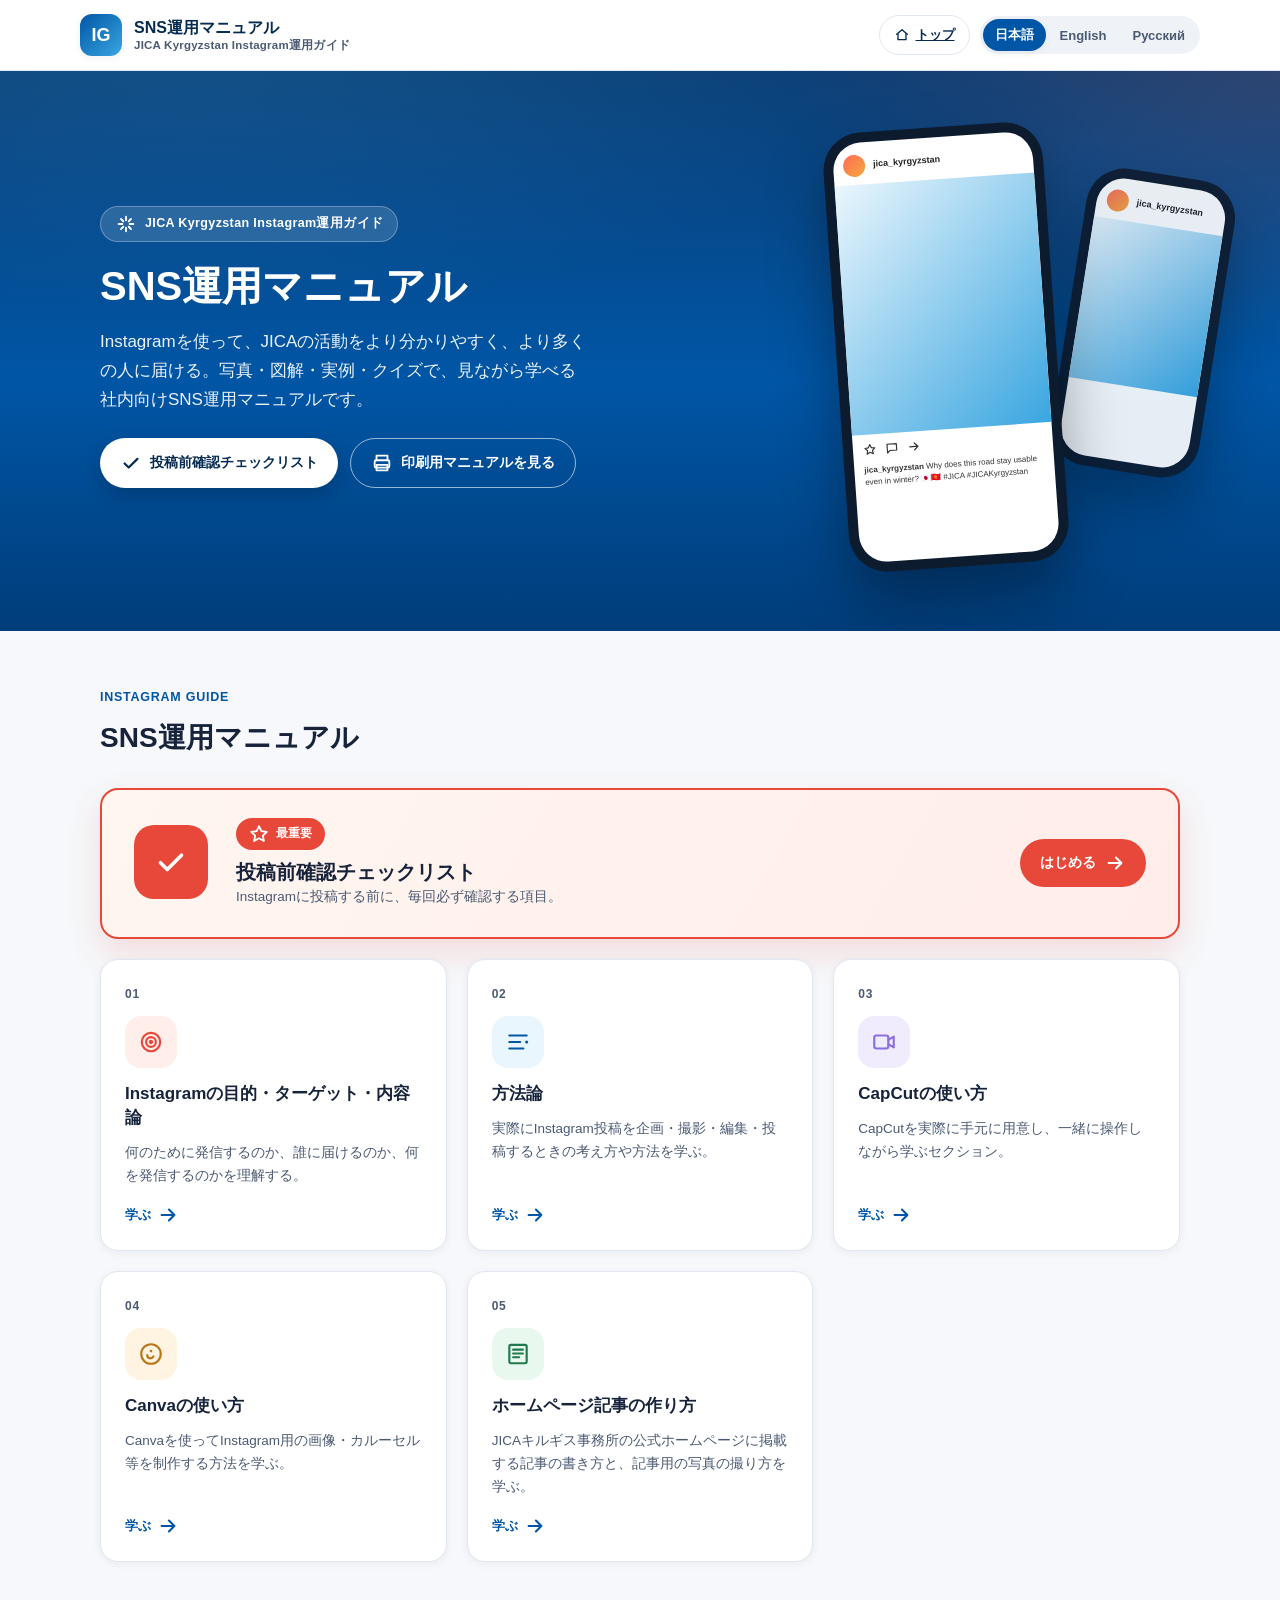
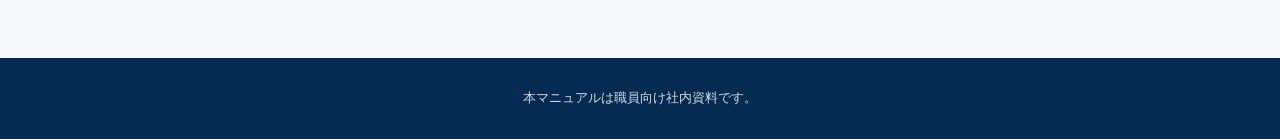
<file: index.html>
<!doctype html>
<html lang="ja">
<head>
<meta charset="utf-8">
<meta name="viewport" content="width=device-width, initial-scale=1">
<title>SNS運用マニュアル | JICA Kyrgyzstan Instagram Guide</title>
<link rel="stylesheet" href="css/style.css">
</head>
<body>

<header class="site-header" id="site-header">
  <div class="bar container" style="padding-left:0;padding-right:0">
    <button class="brand" aria-label="Home">
      <div class="brand-mark">IG</div>
      <div class="brand-text">
        <span class="brand-title" id="brand-title">SNS運用マニュアル</span>
        <span class="brand-sub" id="brand-sub">JICA Kyrgyzstan</span>
      </div>
    </button>
    <div class="header-right">
      <a class="nav-home-btn" href="#home" id="nav-home-link"><span id="nav-home-text">トップ</span></a>
      <div class="lang-switch">
        <button class="lang-btn" data-lang="ja">日本語</button>
        <button class="lang-btn" data-lang="en">English</button>
        <button class="lang-btn" data-lang="ru">Русский</button>
      </div>
    </div>
  </div>
</header>

<main id="app"></main>

<footer class="site-footer">
  <div class="container">
    <div id="footer-note">本マニュアルは職員向け社内資料です。</div>
  </div>
</footer>

<script src="js/icons.js"></script>
<script src="js/blocks.js"></script>
<script src="js/content-ja.js"></script>
<script src="js/content-en.js"></script>
<script src="js/content-ru.js"></script>
<script src="js/quiz.js"></script>
<script src="js/checklist.js"></script>
<script src="js/app.js"></script>
<script>
  document.getElementById("nav-home-link").insertAdjacentHTML("afterbegin", window.ICONS.home.replace('<svg ','<svg class="icon" style="width:16px;height:16px" '));
  // keep footer note in sync with language
  (function(){
    var origRender = null;
    var footerObserver = setInterval(function(){
      if(window.App){
        clearInterval(footerObserver);
        var update = function(){
          document.getElementById("footer-note").textContent = window.App.getContent().ui.footerNote;
        };
        update();
        window.addEventListener("hashchange", update);
        document.querySelectorAll(".lang-btn").forEach(function(b){ b.addEventListener("click", function(){ setTimeout(update, 0); }); });
      }
    }, 50);
  })();
</script>
</body>
</html>
</file>
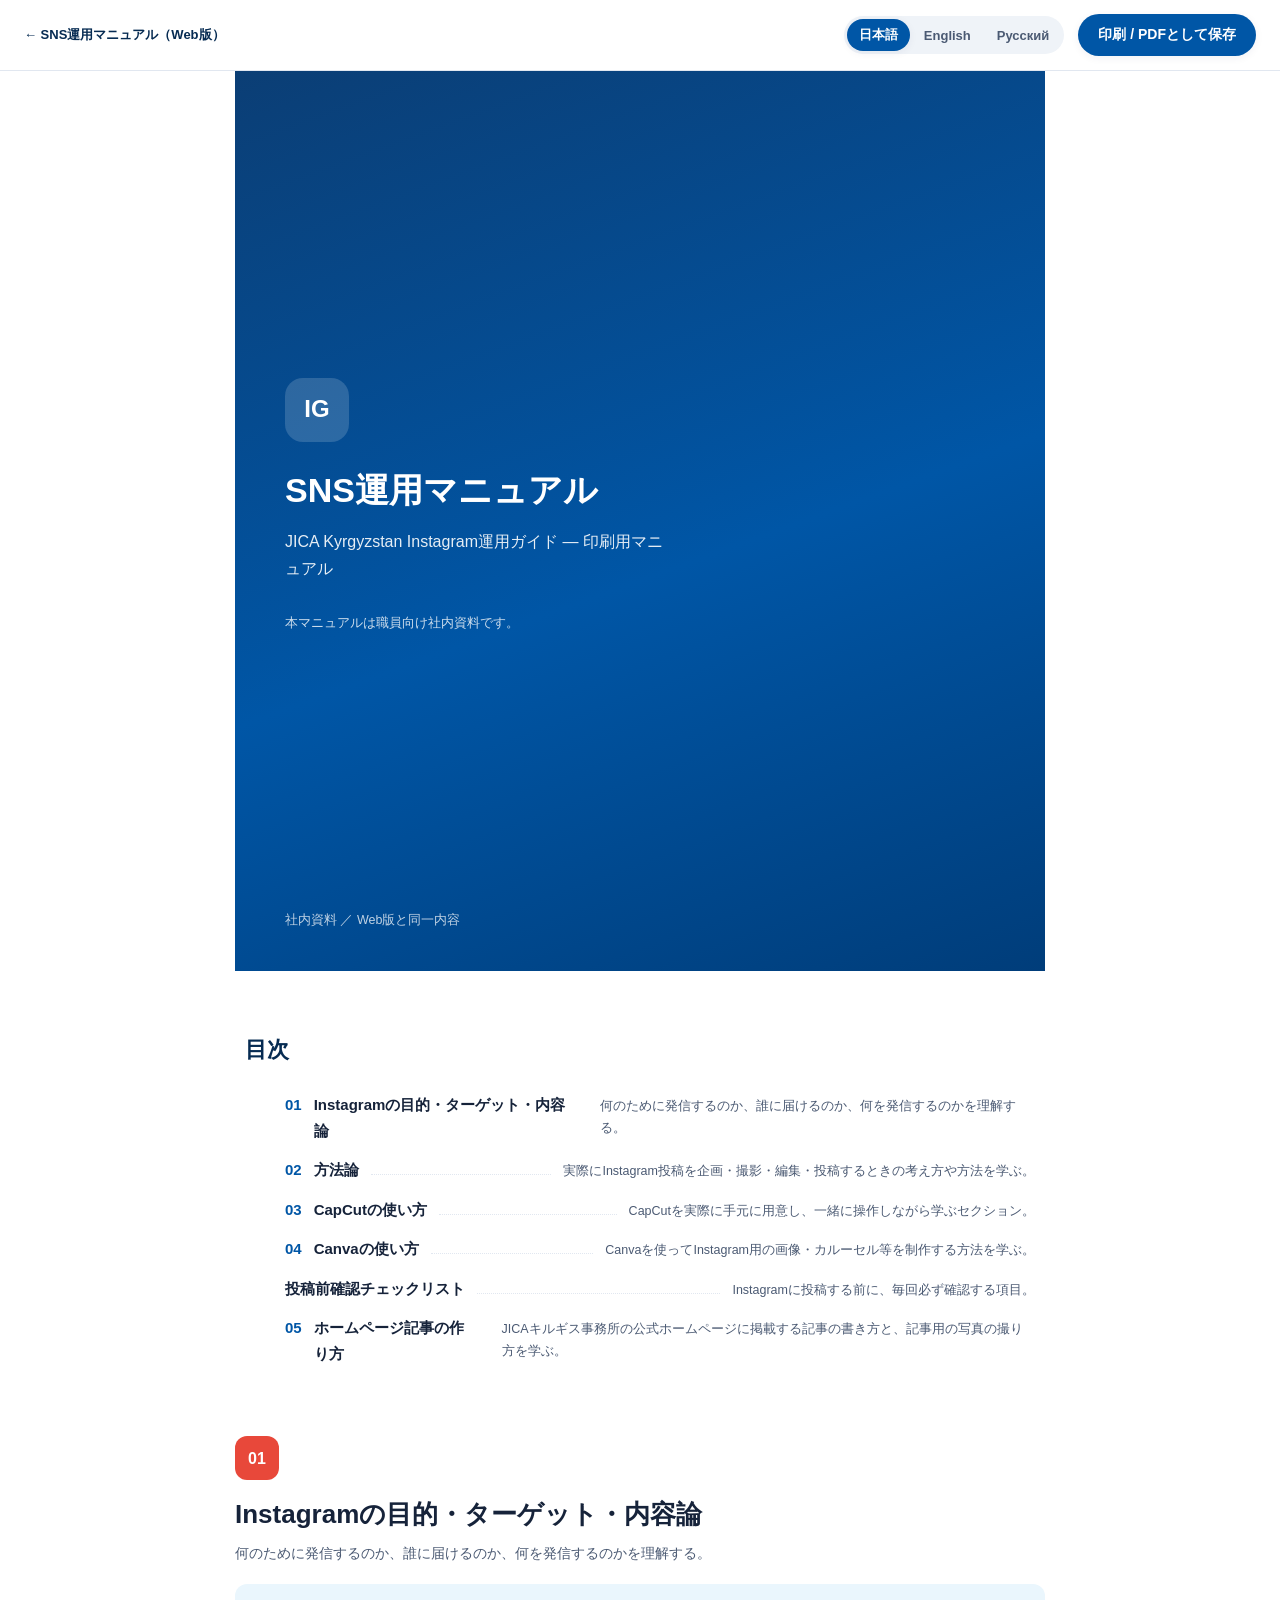
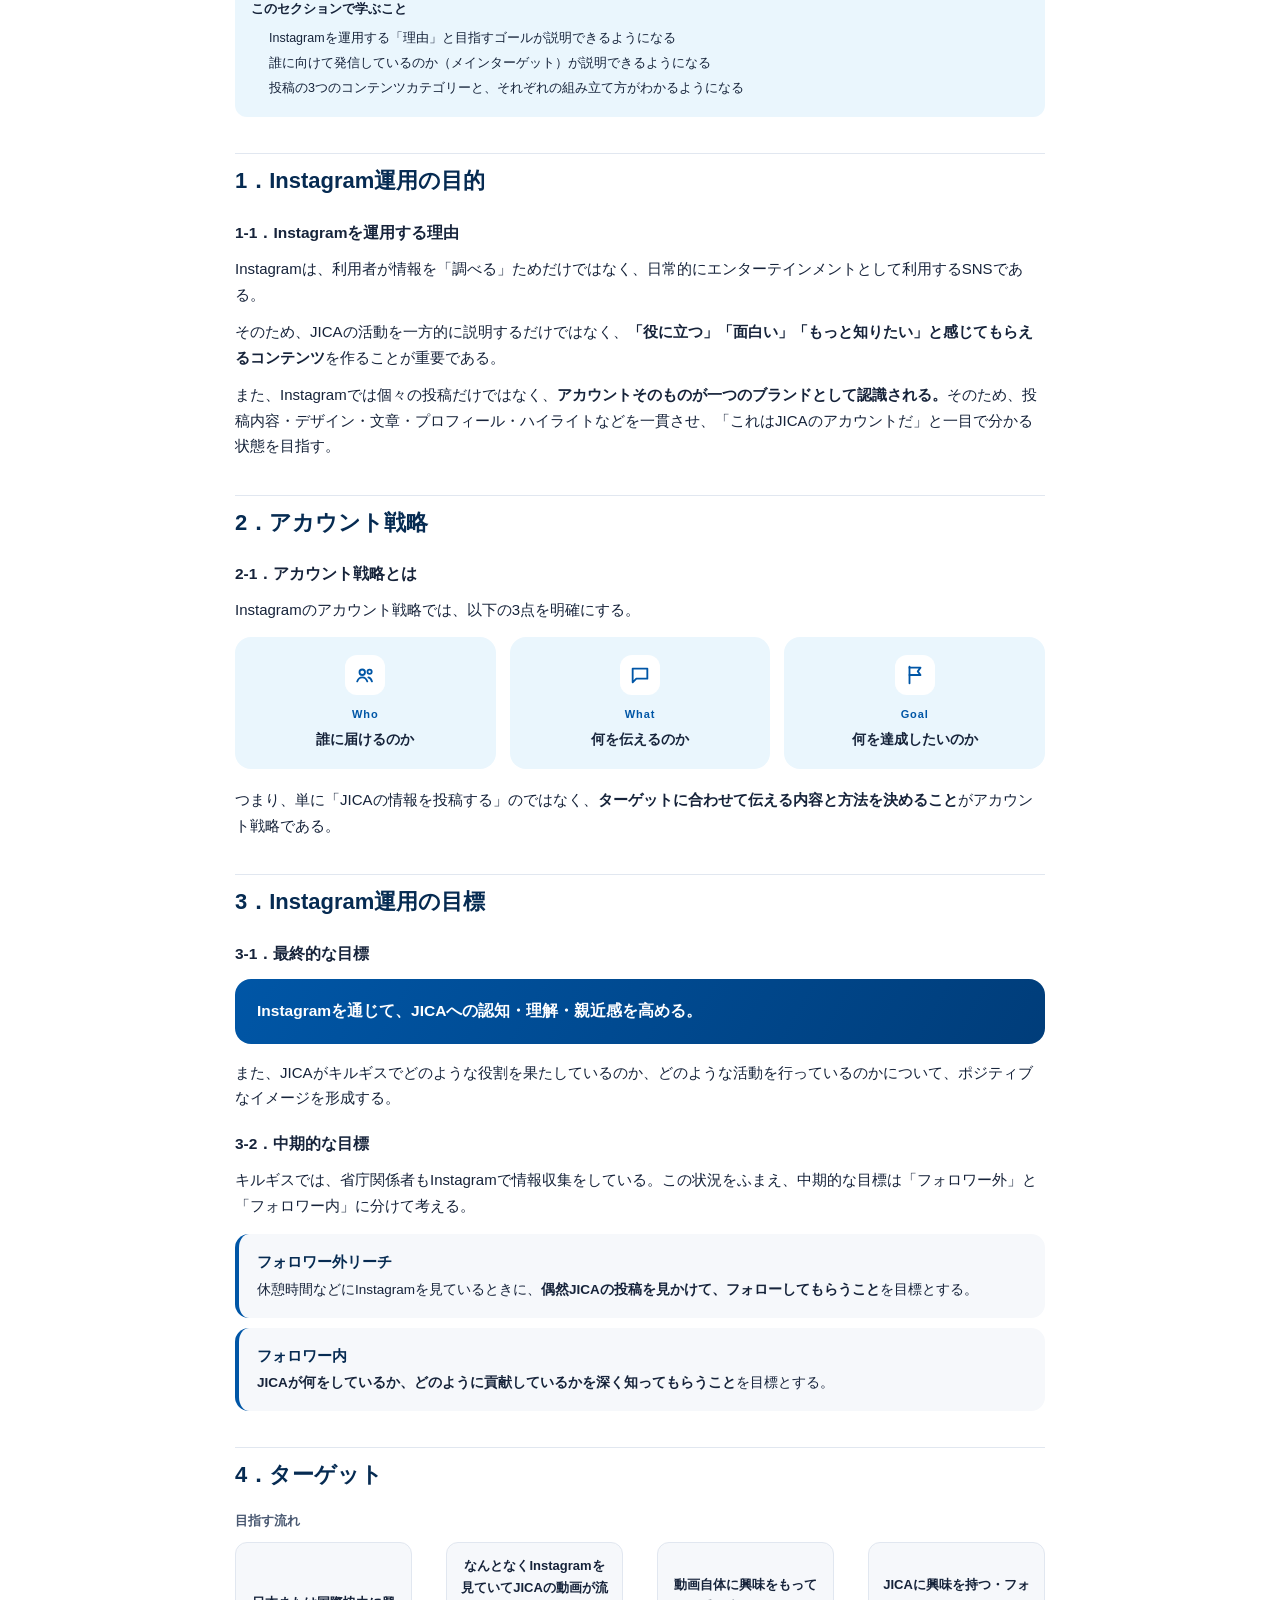
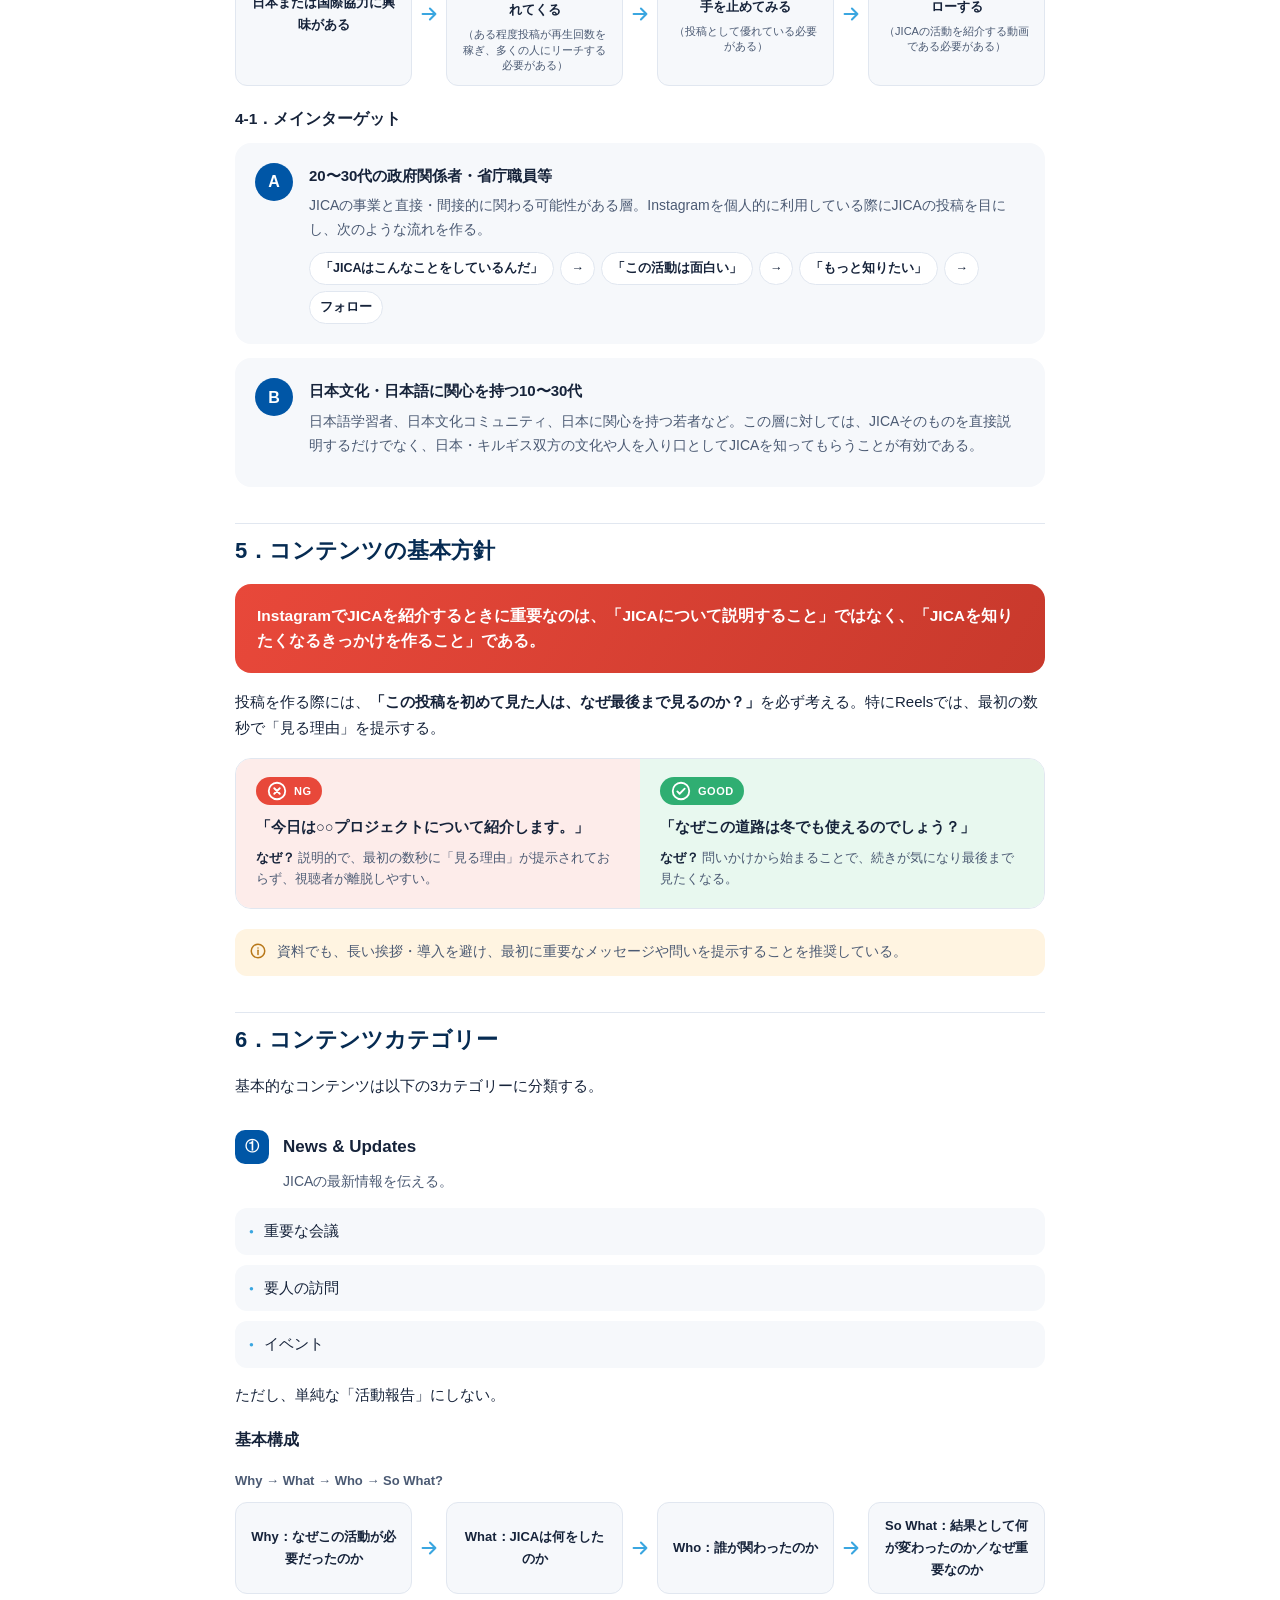
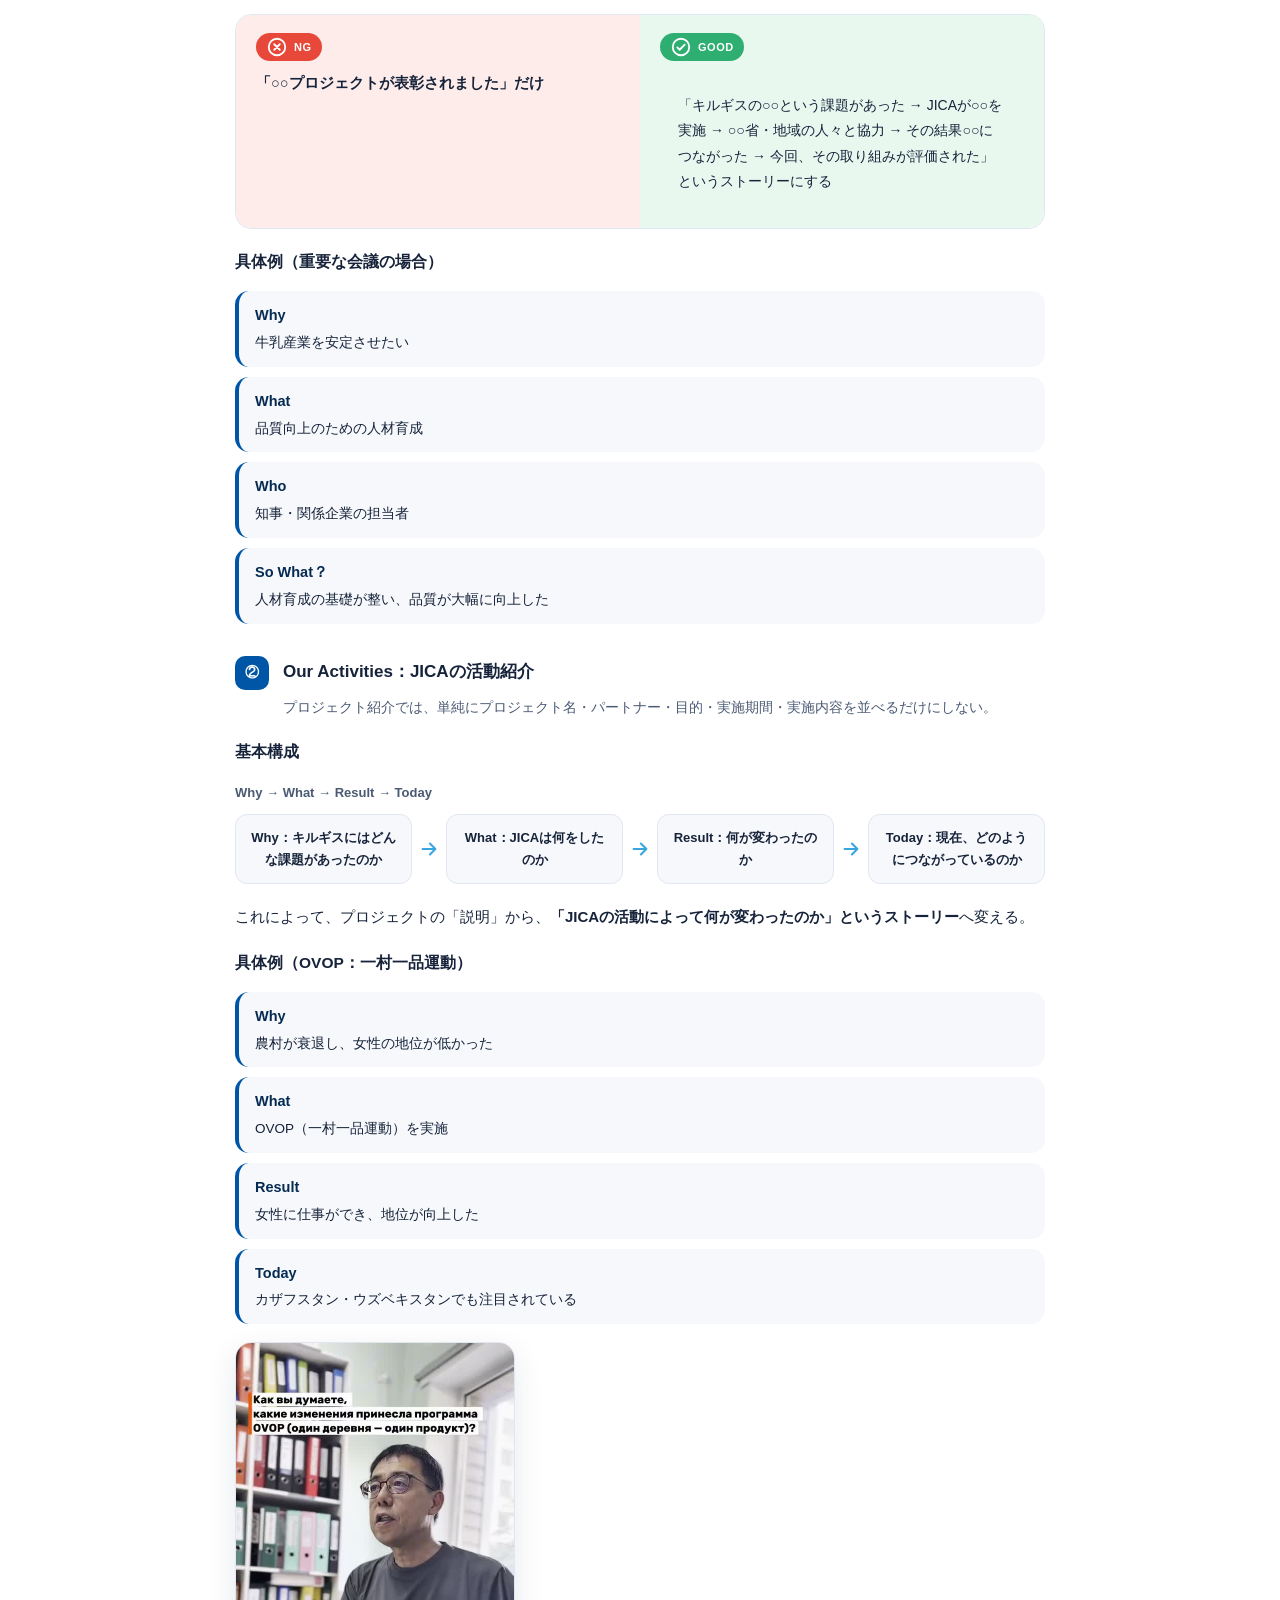
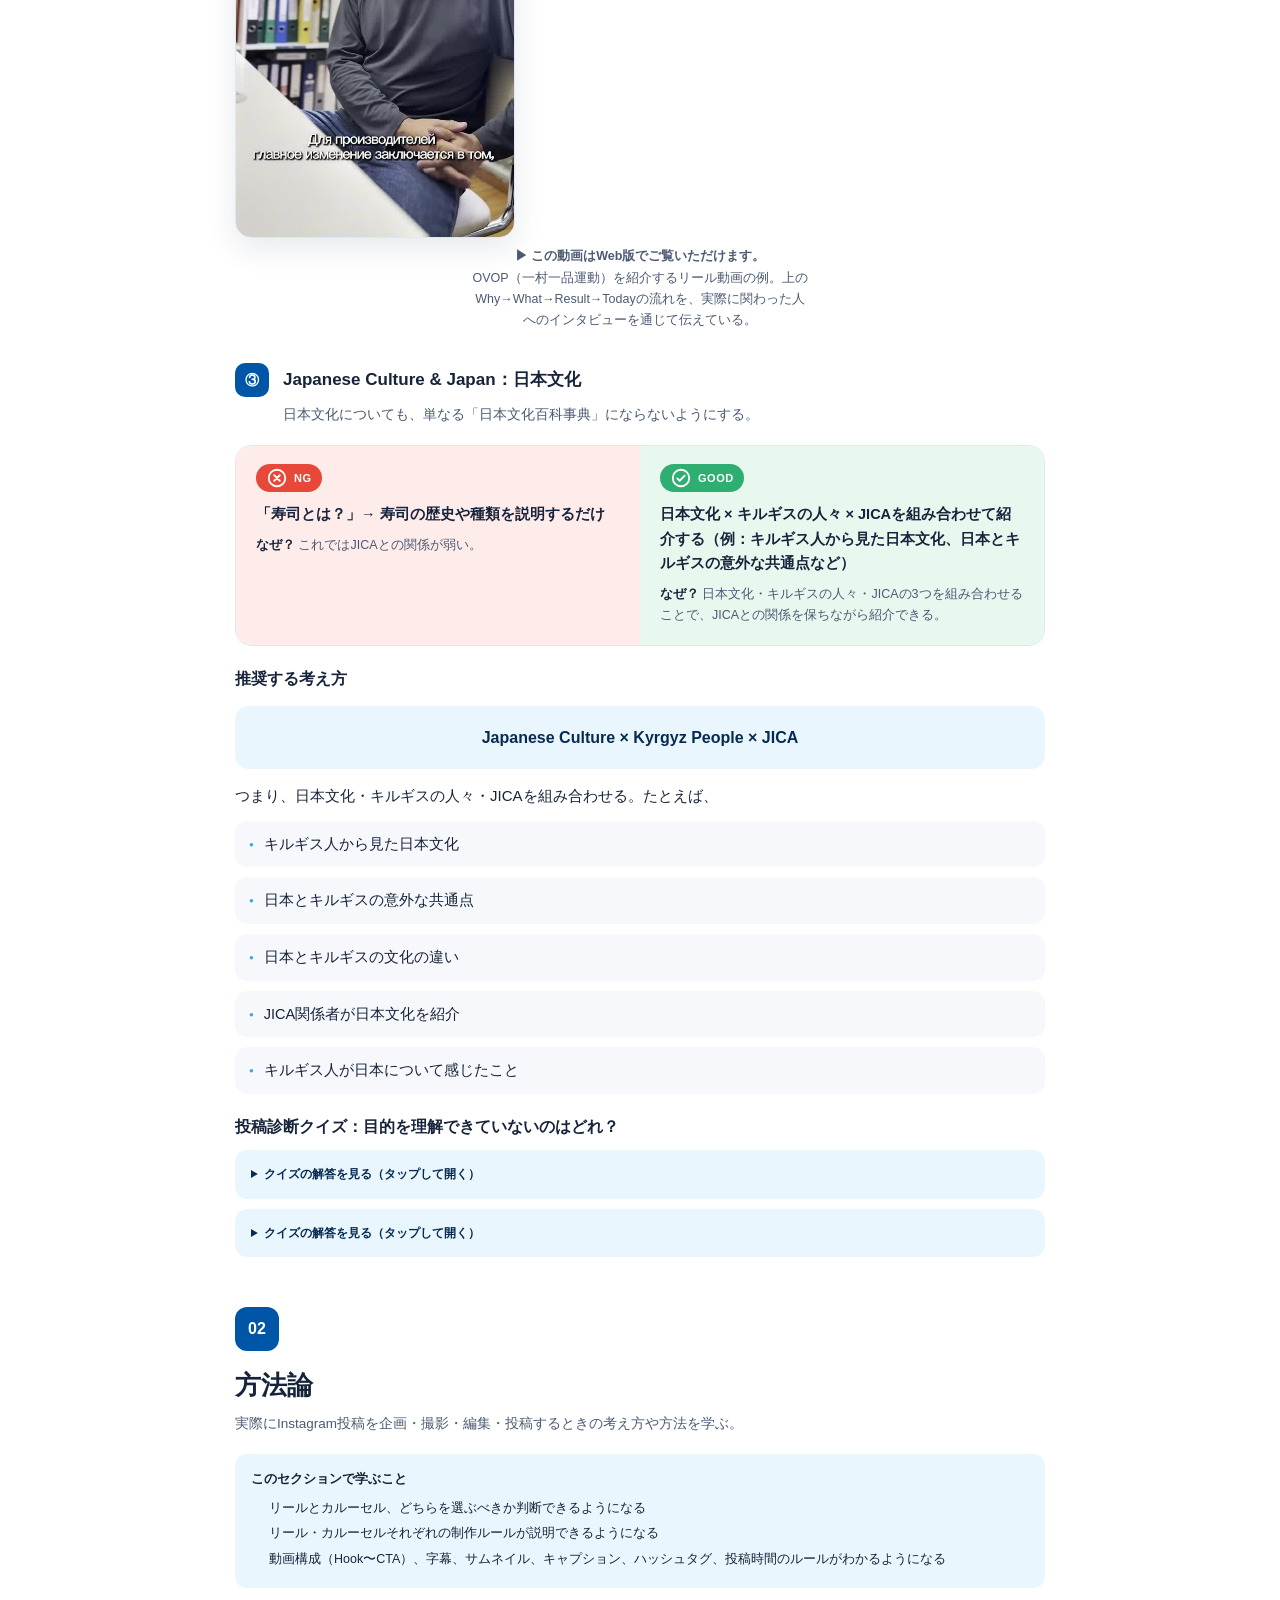
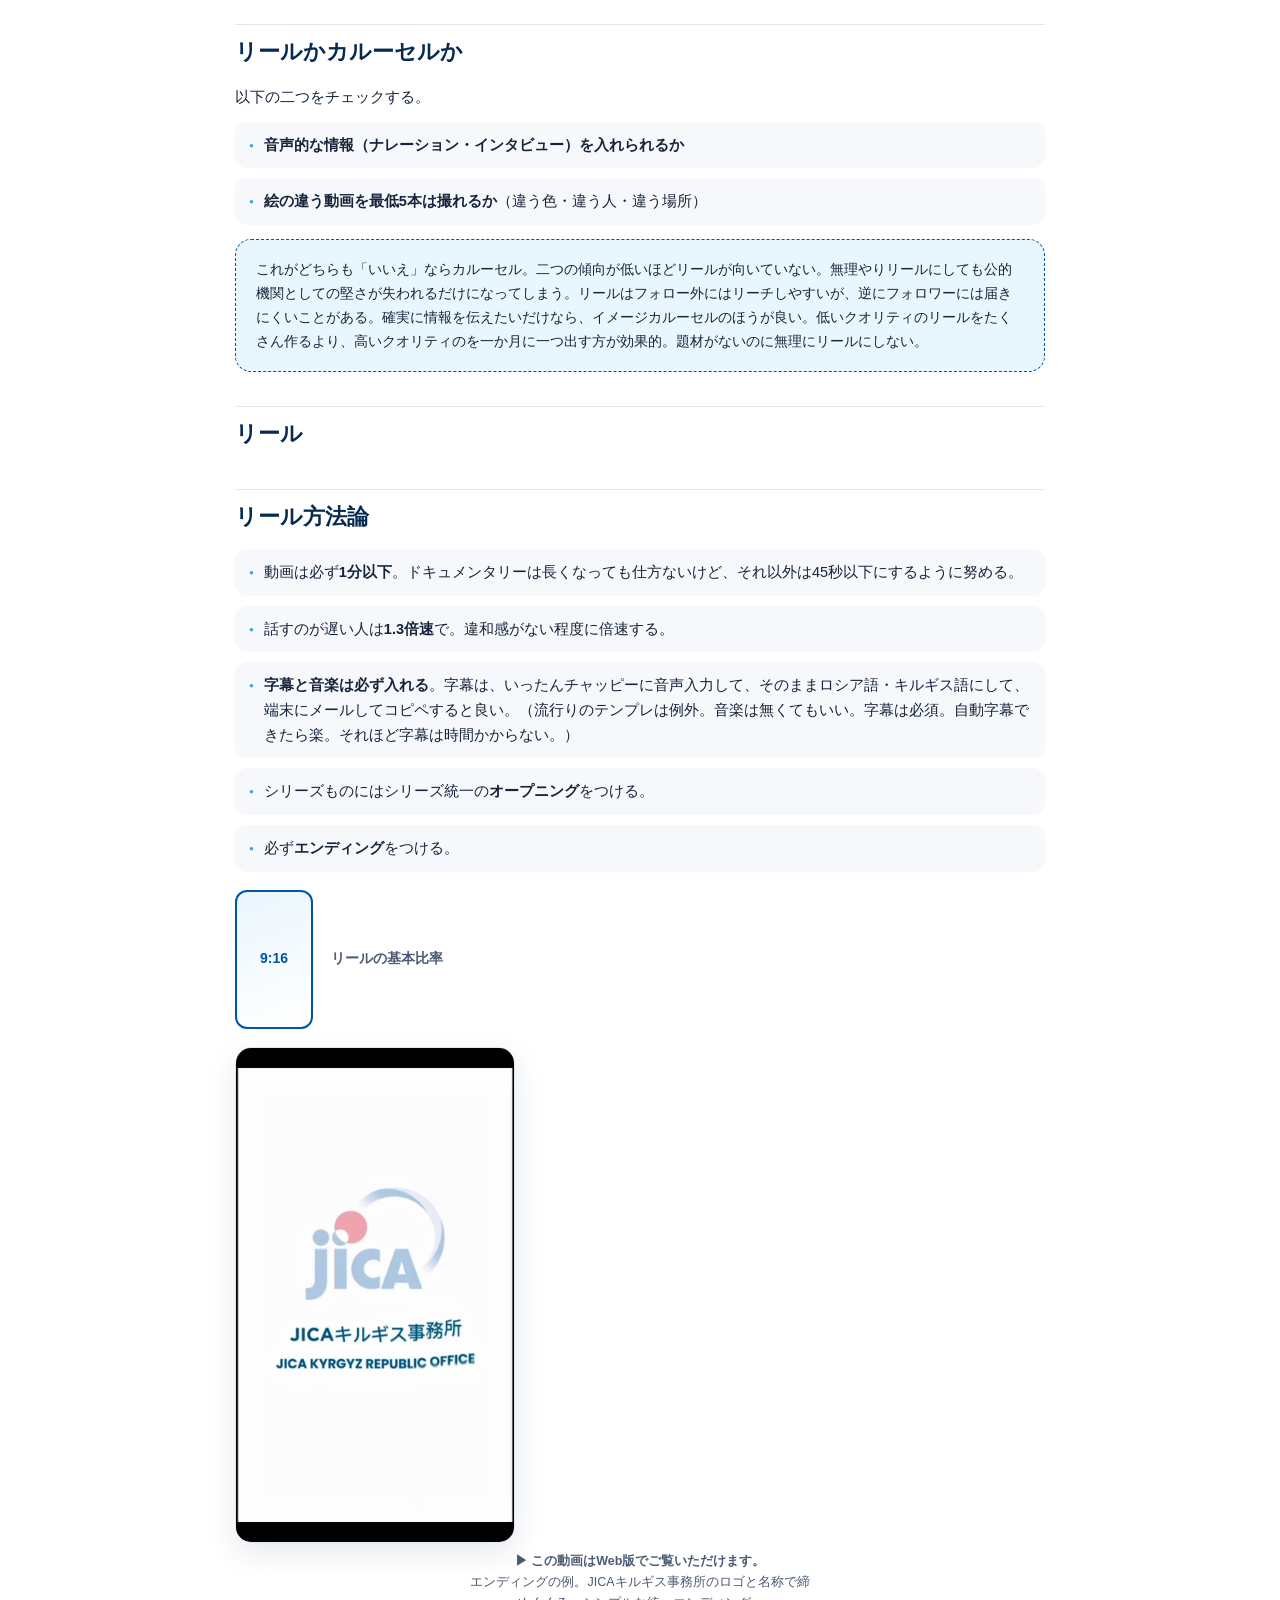
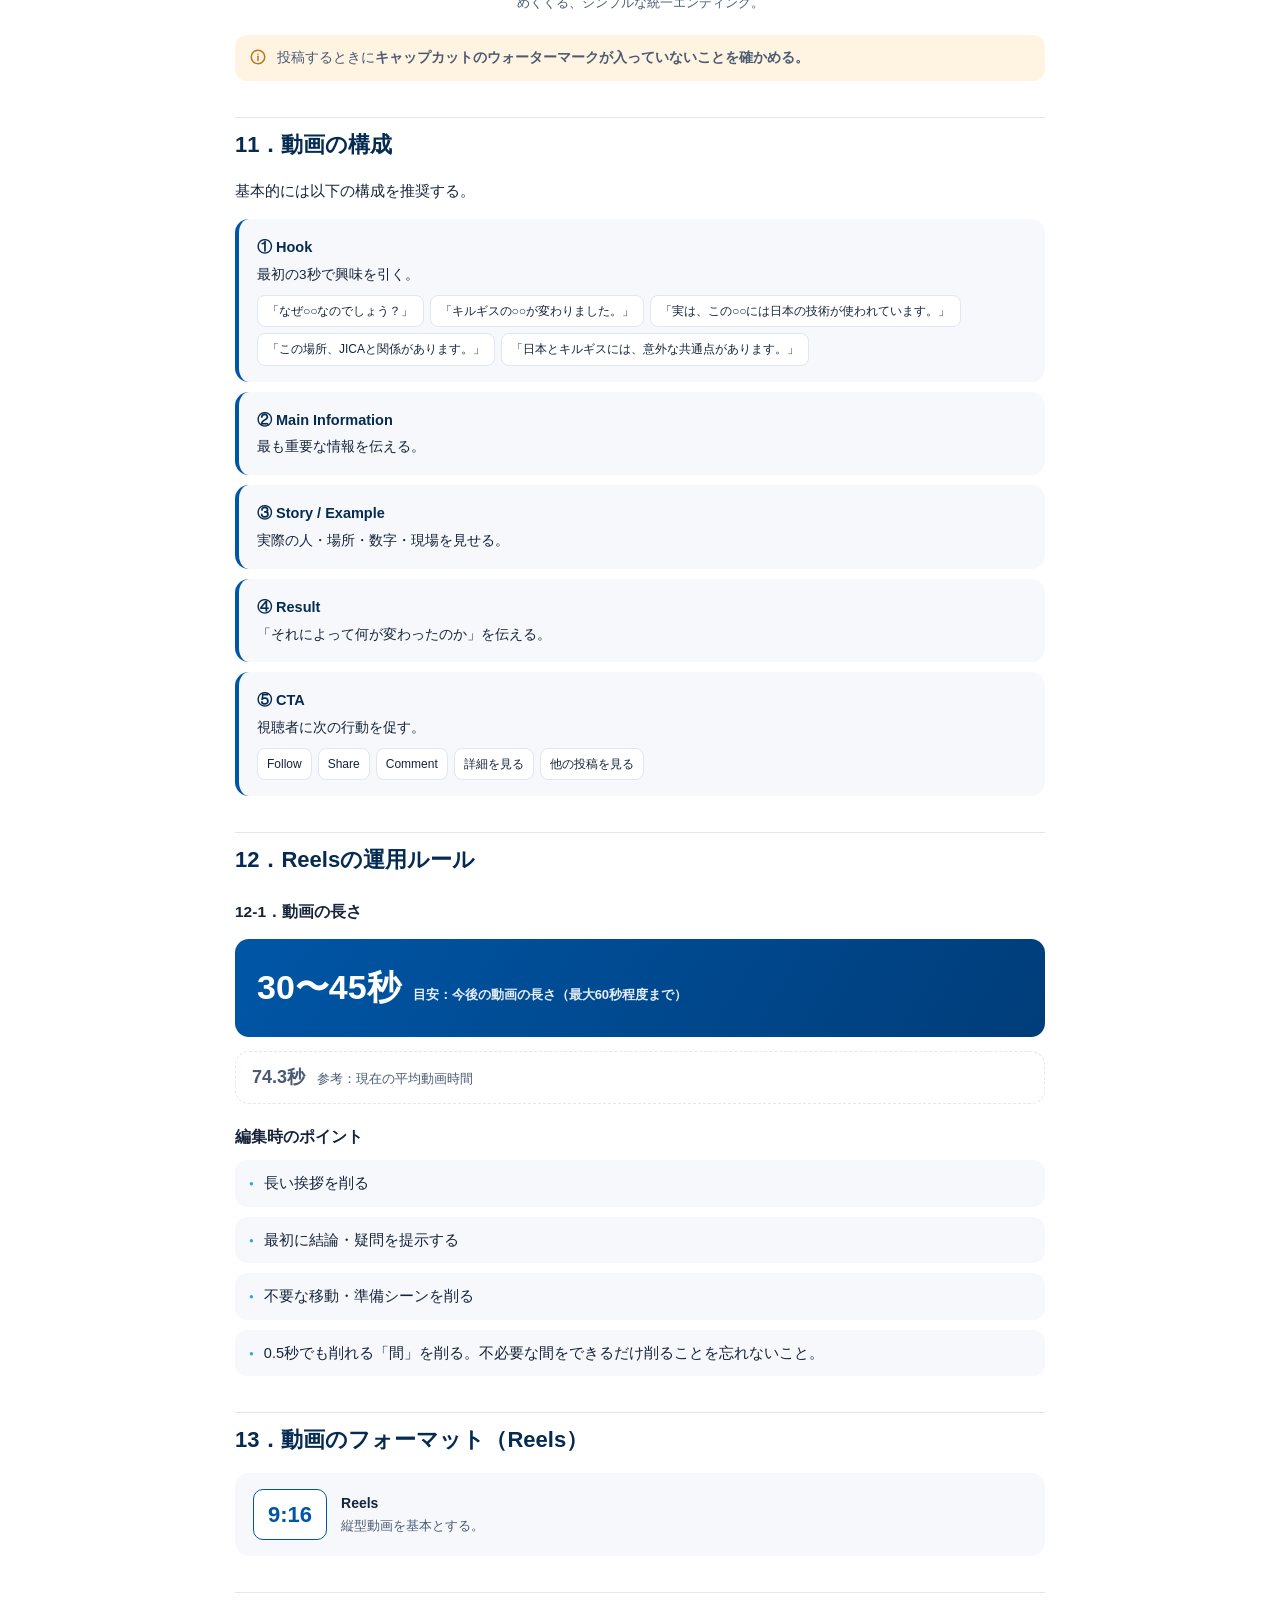
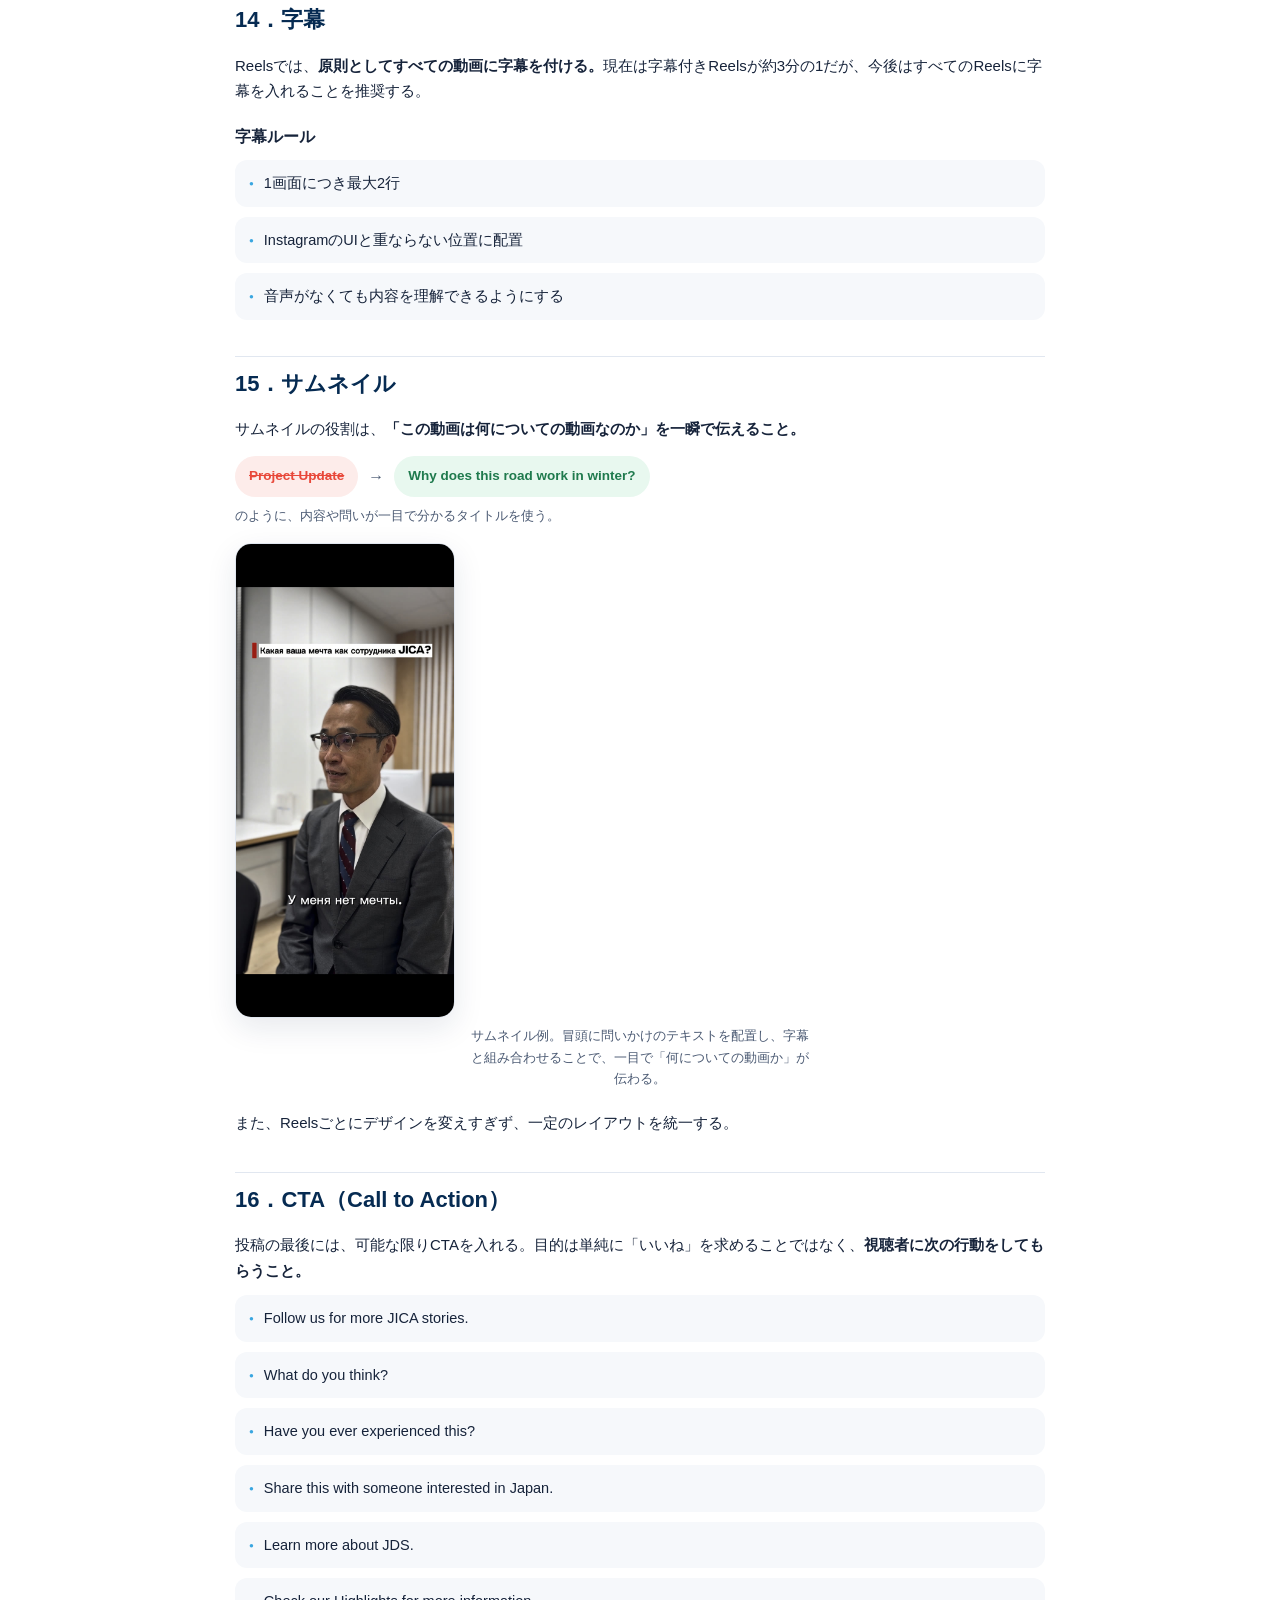
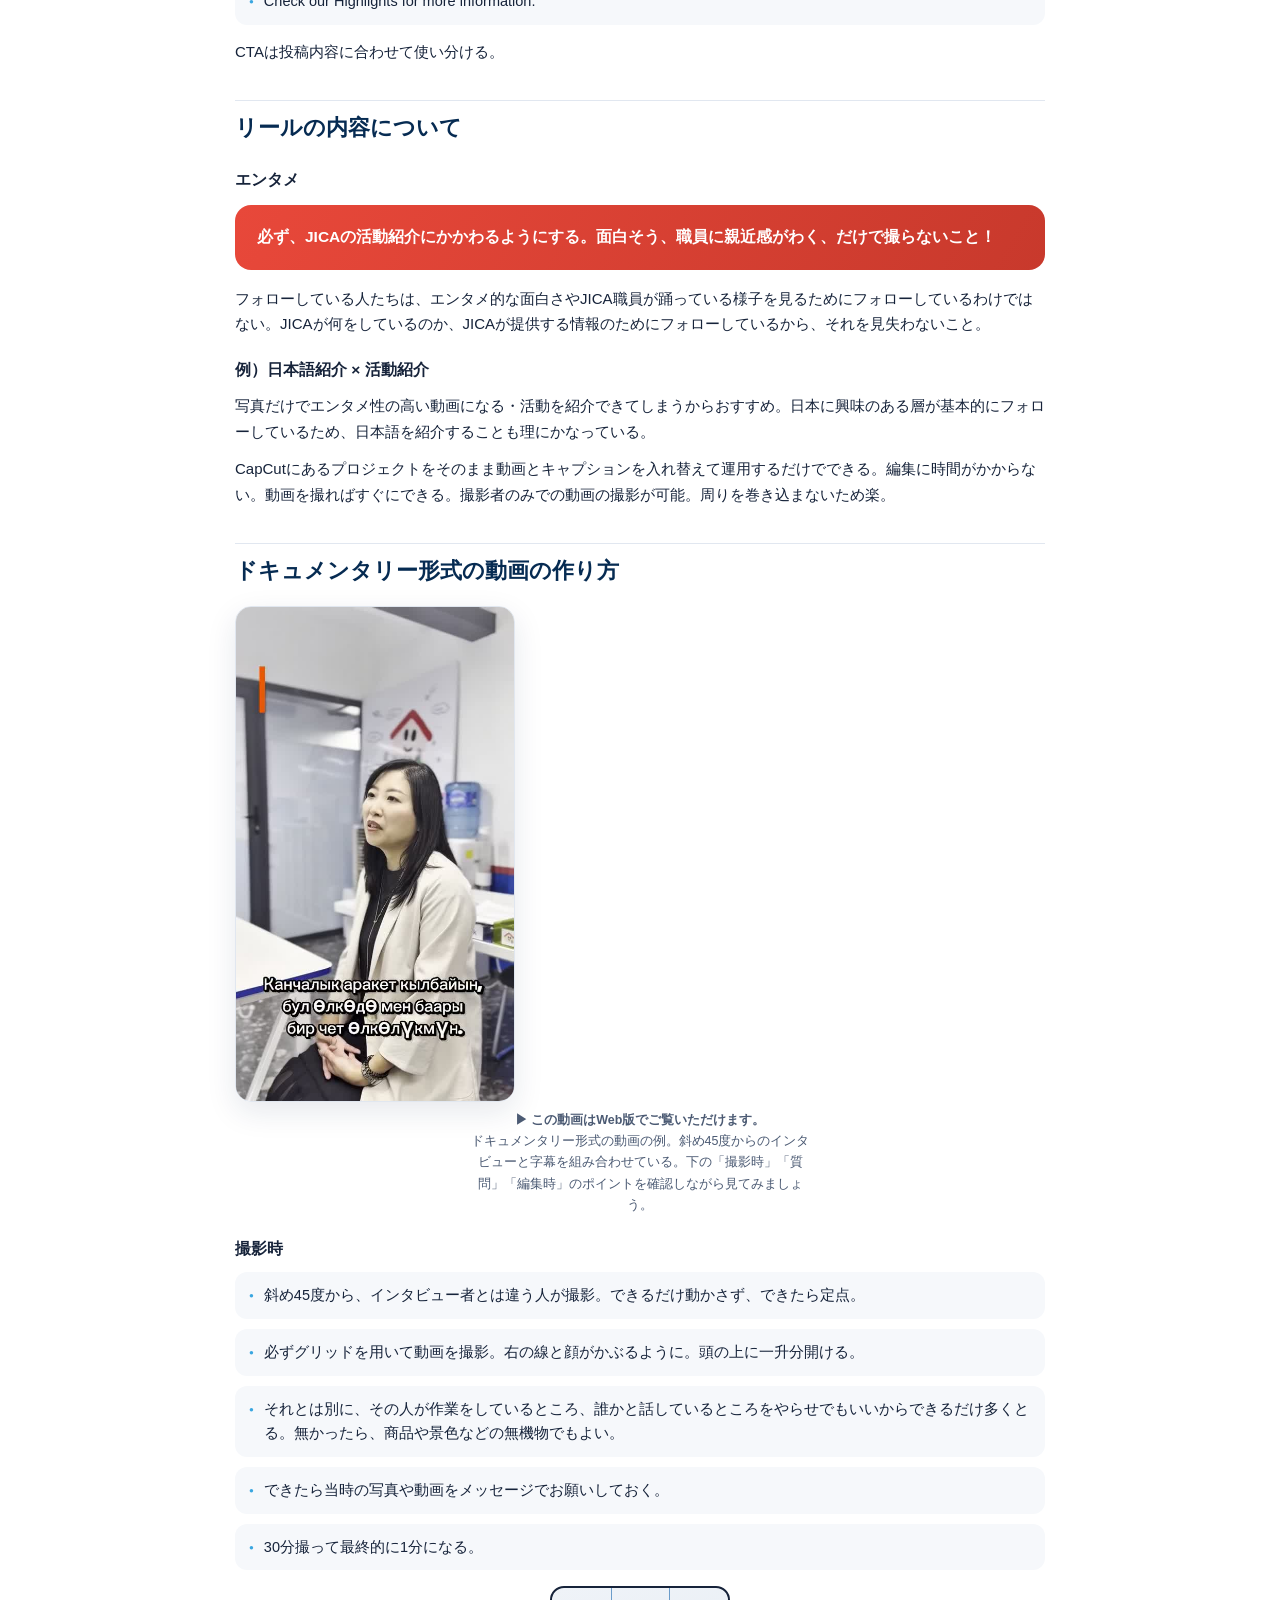
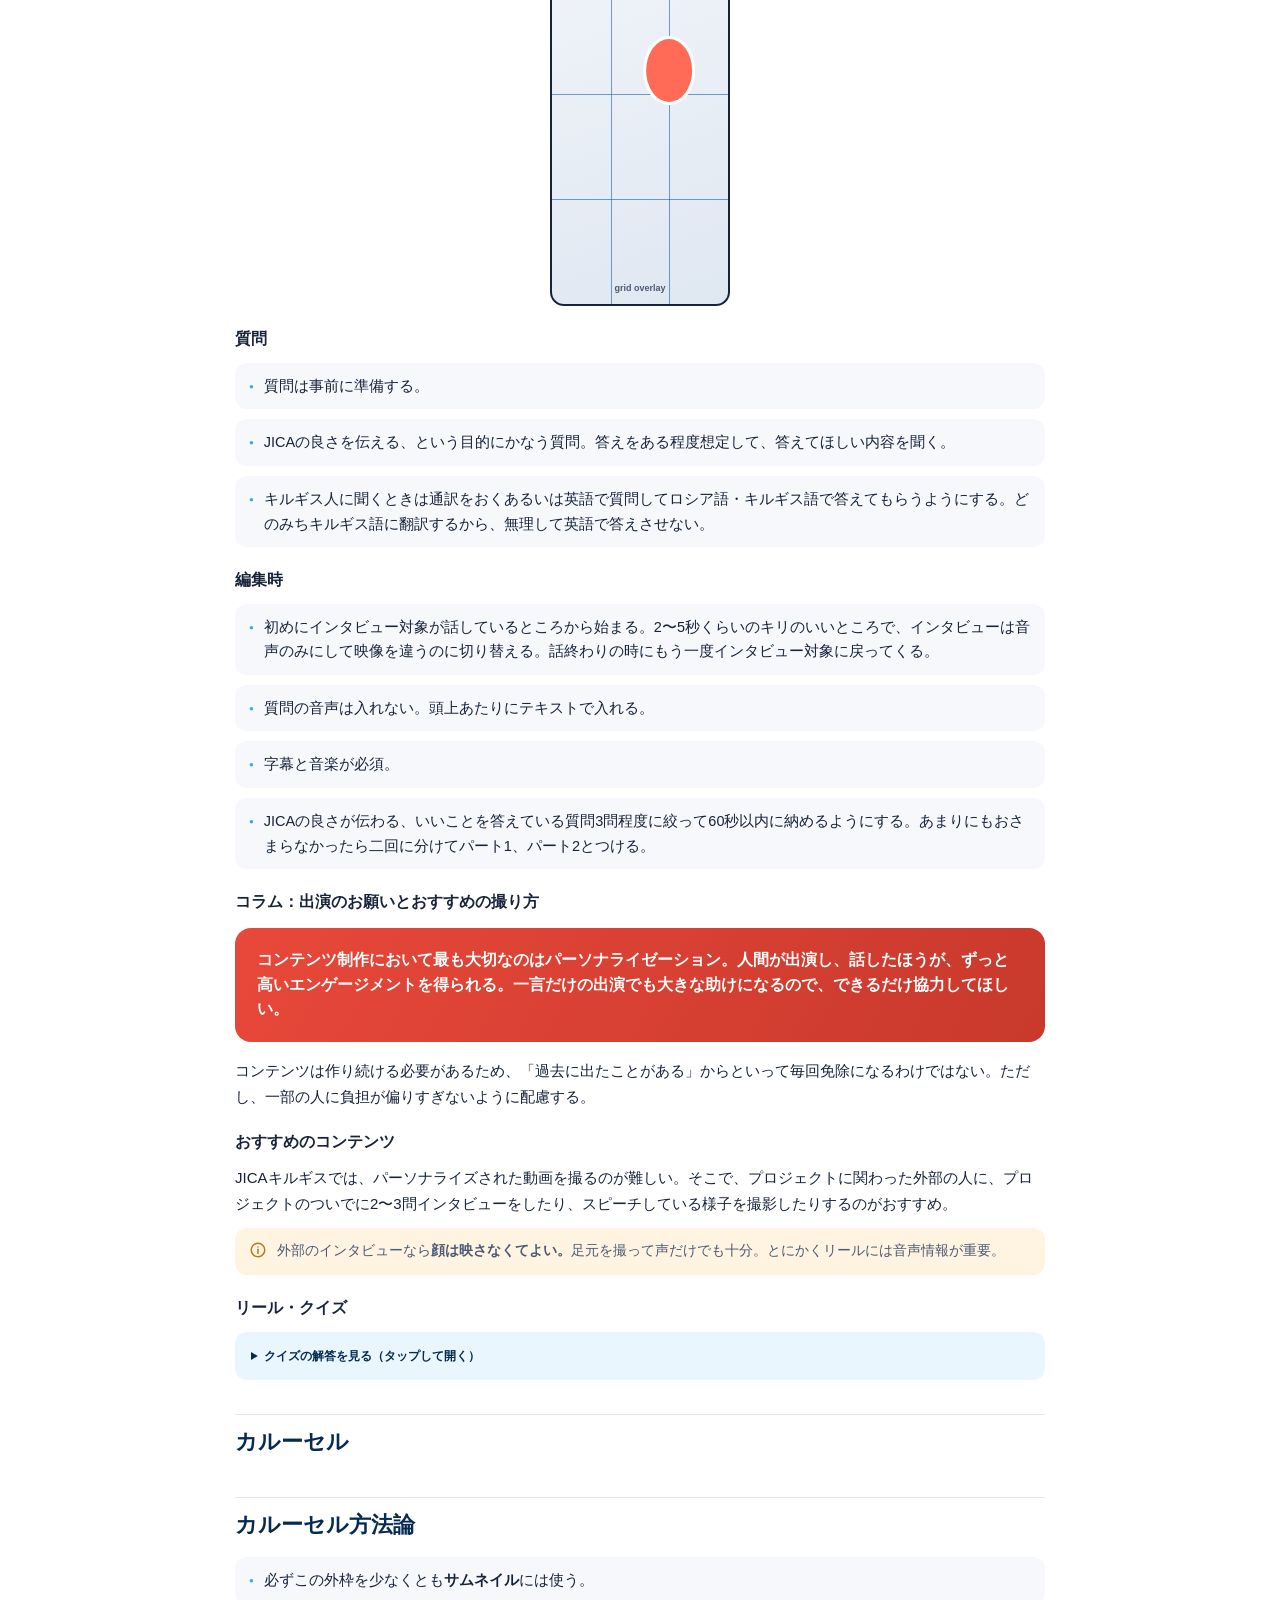
<file: print/manual.html>
<!doctype html>
<html lang="ja">
<head>
<meta charset="utf-8">
<meta name="viewport" content="width=device-width, initial-scale=1">
<title>SNS運用マニュアル（印刷用） | JICA Kyrgyzstan</title>
<link rel="stylesheet" href="../css/style.css">
<link rel="stylesheet" href="print.css">
</head>
<body>

<div class="pm-toolbar screen-only">
  <a href="../index.html" style="font-weight:800;font-size:13px;color:var(--jica-blue-deep);text-decoration:none">← SNS運用マニュアル（Web版）</a>
  <div style="display:flex;align-items:center;gap:14px">
    <div class="lang-switch">
      <button class="lang-btn pm-lang-btn" data-lang="ja">日本語</button>
      <button class="lang-btn pm-lang-btn" data-lang="en">English</button>
      <button class="lang-btn pm-lang-btn" data-lang="ru">Русский</button>
    </div>
    <button class="btn btn-primary" id="pm-print-btn"><span id="pm-print-btn-label">印刷 / PDFとして保存</span></button>
  </div>
</div>

<div id="print-root" class="pm-wrap"></div>

<script src="../js/icons.js"></script>
<script src="../js/blocks.js"></script>
<script src="../js/content-ja.js"></script>
<script src="../js/content-en.js"></script>
<script src="../js/content-ru.js"></script>
<script src="print.js"></script>
</body>
</html>
</file>
<file: css/style.css>
/* =========================================================================
   SNS運用マニュアル — Design system
   ========================================================================= */
:root{
  --jica-blue: #0056A6;
  --jica-blue-dark: #003D7A;
  --jica-blue-deep: #062B52;
  --sky: #3AA6E0;
  --sky-tint: #EAF6FD;
  --coral: #FF6B57;
  --coral-tint: #FFEEEA;
  --coral2: #E8483A;
  --coral2-tint: #FDECEA;
  --amber: #F4A93B;
  --amber-tint: #FFF4E1;
  --violet: #8B6FE0;
  --violet-tint: #F1ECFD;
  --green: #2FAE72;
  --green-tint: #E8F8EF;
  --ink: #16233A;
  --ink-soft: #4B5A73;
  --paper: #FFFFFF;
  --paper2: #F6F8FB;
  --paper3: #EFF3F8;
  --line: #E1E7F0;
  --radius-sm: 10px;
  --radius: 18px;
  --radius-lg: 28px;
  --shadow-sm: 0 2px 8px rgba(15,40,80,.06);
  --shadow: 0 10px 30px rgba(15,40,80,.10);
  --shadow-lg: 0 20px 50px rgba(15,40,80,.16);
  --maxw: 1120px;
  --font: -apple-system, BlinkMacSystemFont, "Segoe UI", "Hiragino Kaku Gothic ProN", "Yu Gothic", "Noto Sans JP", "Noto Sans", Roboto, Arial, sans-serif;
}

*,*::before,*::after{ box-sizing:border-box; }
html{ scroll-behavior:smooth; }
body{
  margin:0; font-family:var(--font); color:var(--ink); background:var(--paper2);
  -webkit-font-smoothing:antialiased; line-height:1.7; font-size:16px;
}
img{ max-width:100%; display:block; }
a{ color:inherit; }
button{ font-family:inherit; cursor:pointer; }
h1,h2,h3,h4,p,ul,ol{ margin:0; }
ul{ padding:0; list-style:none; }
.container{ max-width:var(--maxw); margin:0 auto; padding:0 20px; }
[hidden]{ display:none !important; }

/* ---------- Header ---------- */
.site-header{
  position:sticky; top:0; z-index:50; background:rgba(255,255,255,.92);
  backdrop-filter:blur(10px); border-bottom:1px solid var(--line);
}
.site-header .bar{ display:flex; align-items:center; justify-content:space-between; gap:16px; padding:14px 20px; }
.brand{ display:flex; align-items:center; gap:12px; cursor:pointer; border:none; background:none; padding:0; text-align:left; }
.brand-mark{
  width:42px; height:42px; border-radius:12px; flex:none;
  background:linear-gradient(135deg, var(--jica-blue), var(--sky));
  display:flex; align-items:center; justify-content:center; color:#fff; font-weight:800; font-size:18px;
  box-shadow: var(--shadow-sm);
}
.brand-text{ display:flex; flex-direction:column; line-height:1.25; }
.brand-title{ font-weight:800; font-size:16px; color:var(--jica-blue-deep); }
.brand-sub{ font-size:11.5px; color:var(--ink-soft); font-weight:600; letter-spacing:.02em; }
.header-right{ display:flex; align-items:center; gap:10px; }
.lang-switch{ display:flex; background:var(--paper3); border-radius:999px; padding:3px; gap:2px; }
.lang-btn{
  border:none; background:transparent; padding:7px 12px; border-radius:999px; font-size:13px; font-weight:700;
  color:var(--ink-soft); transition:.15s;
}
.lang-btn.active{ background:var(--jica-blue); color:#fff; box-shadow:var(--shadow-sm); }
.nav-home-btn{
  border:1.5px solid var(--line); background:#fff; padding:8px 14px; border-radius:999px; font-weight:700; font-size:13px;
  color:var(--jica-blue-deep); display:flex; align-items:center; gap:6px;
}
.nav-home-btn:hover{ border-color:var(--jica-blue); }

/* ---------- Hero ---------- */
.hero{
  position:relative; overflow:hidden; padding:56px 0 64px;
  background:
    radial-gradient(1200px 500px at 15% -10%, rgba(58,166,224,.20), transparent 60%),
    radial-gradient(900px 500px at 100% 0%, rgba(255,107,87,.14), transparent 55%),
    linear-gradient(180deg, #0B3E75 0%, var(--jica-blue) 55%, var(--jica-blue-dark) 100%);
  color:#fff;
}
.hero .container{ display:grid; grid-template-columns:1.1fr .9fr; gap:40px; align-items:center; }
.hero-eyebrow{
  display:inline-flex; align-items:center; gap:8px; background:rgba(255,255,255,.14);
  border:1px solid rgba(255,255,255,.28); padding:6px 14px; border-radius:999px; font-size:12.5px; font-weight:700;
  letter-spacing:.03em; margin-bottom:18px;
}
.hero h1{ font-size:clamp(26px,4vw,40px); font-weight:800; line-height:1.3; margin-bottom:16px; }
.hero p.lead{ font-size:clamp(14.5px,2vw,17px); color:rgba(255,255,255,.92); max-width:52ch; margin-bottom:24px; }
.hero-cta{ display:flex; gap:12px; flex-wrap:wrap; }
.btn{
  display:inline-flex; align-items:center; gap:8px; padding:12px 20px; border-radius:999px; font-weight:800; font-size:14px;
  border:none; text-decoration:none; transition:.15s transform, .15s box-shadow;
}
.btn:active{ transform:scale(.97); }
.btn-white{ background:#fff; color:var(--jica-blue-deep); box-shadow:0 8px 20px rgba(0,0,0,.18); }
.btn-white:hover{ box-shadow:0 10px 26px rgba(0,0,0,.24); }
.btn-outline-white{ background:transparent; color:#fff; border:1.5px solid rgba(255,255,255,.6); }
.btn-outline-white:hover{ background:rgba(255,255,255,.12); }
.btn-primary{ background:var(--jica-blue); color:#fff; box-shadow:var(--shadow-sm); }
.btn-primary:hover{ background:var(--jica-blue-dark); }
.btn-coral{ background:var(--coral2); color:#fff; }
.btn-coral:hover{ filter:brightness(1.05); }
.btn-ghost{ background:var(--paper3); color:var(--ink); }

.hero-visual{ position:relative; display:flex; justify-content:center; }
.phone-frame{
  width:220px; height:440px; background:#0d1b2e; border-radius:38px; padding:10px; box-shadow:0 30px 60px rgba(0,0,0,.35);
  position:relative; transform:rotate(-4deg);
}
.phone-frame.phone-2{
  position:absolute; right:-38px; top:46px; width:150px; height:300px; transform:rotate(9deg); opacity:.9; z-index:0;
}
.phone-frame .screen{ width:100%; height:100%; background:#fff; border-radius:28px; overflow:hidden; position:relative; }
.phone-frame .ig-top{ display:flex; align-items:center; gap:8px; padding:12px 10px 8px; }
.phone-frame .ig-avatar{ width:22px; height:22px; border-radius:50%; background:linear-gradient(135deg,var(--coral),var(--amber)); flex:none; }
.phone-frame .ig-name{ font-size:9px; font-weight:800; color:#222; }
.phone-frame .ig-photo{ width:100%; aspect-ratio:4/5; background:linear-gradient(135deg,var(--sky-tint),var(--sky)); object-fit:cover; }
.phone-frame .ig-actions{ display:flex; gap:8px; padding:8px 10px; color:#333; }
.phone-frame .ig-actions svg{ width:14px; height:14px; }
.phone-frame .ig-caption{ padding:0 10px; font-size:8px; color:#333; line-height:1.5; }
.phone-frame .ig-caption b{ font-weight:800; }

/* ---------- Section cards grid ---------- */
.section-py{ padding:56px 0; }
.section-title-row{ display:flex; align-items:flex-end; justify-content:space-between; margin-bottom:26px; gap:16px; flex-wrap:wrap; }
.eyebrow{ font-size:12.5px; font-weight:800; letter-spacing:.06em; text-transform:uppercase; color:var(--jica-blue); margin-bottom:6px; }
.section-title-row h2{ font-size:clamp(20px,2.6vw,28px); font-weight:800; color:var(--ink); }
.section-title-row p{ color:var(--ink-soft); font-size:14.5px; max-width:60ch; }

.card-grid{ display:grid; grid-template-columns:repeat(3,1fr); gap:20px; }
.sec-card{
  background:#fff; border-radius:var(--radius); padding:24px; box-shadow:var(--shadow-sm); border:1px solid var(--line);
  display:flex; flex-direction:column; gap:12px; text-decoration:none; color:var(--ink); transition:.18s transform,.18s box-shadow;
  position:relative; overflow:hidden;
}
.sec-card:hover{ transform:translateY(-4px); box-shadow:var(--shadow); border-color:transparent; }
.sec-card .num{ font-size:12px; font-weight:800; color:var(--ink-soft); letter-spacing:.06em; }
.sec-card .icon-wrap{
  width:52px; height:52px; border-radius:16px; display:flex; align-items:center; justify-content:center; margin-bottom:2px;
}
.sec-card .icon-wrap svg{ width:26px; height:26px; }
.sec-card h3{ font-size:17px; font-weight:800; line-height:1.4; }
.sec-card p{ font-size:13.5px; color:var(--ink-soft); flex:1; }
.sec-card .learn-link{ display:inline-flex; align-items:center; gap:6px; font-weight:800; font-size:13px; color:var(--jica-blue); margin-top:4px; }
.sec-card.placeholder{ opacity:.85; }
.sec-card.placeholder .soon-badge{
  position:absolute; top:16px; right:16px; background:var(--paper3); color:var(--ink-soft); font-size:11px; font-weight:800;
  padding:4px 10px; border-radius:999px;
}

.tone-coral .icon-wrap{ background:var(--coral-tint); color:var(--coral2); }
.tone-sky .icon-wrap{ background:var(--sky-tint); color:var(--jica-blue); }
.tone-violet .icon-wrap{ background:var(--violet-tint); color:var(--violet); }
.tone-amber .icon-wrap{ background:var(--amber-tint); color:#B8781A; }
.tone-coral2 .icon-wrap{ background:var(--coral2-tint); color:var(--coral2); }
.tone-green .icon-wrap{ background:var(--green-tint); color:#1f7a4d; }

.sec-card.featured{
  grid-column: span 3; flex-direction:row; align-items:center; gap:28px; padding:28px 32px;
  background:linear-gradient(120deg, #FFF6F0, #FFEDEA); border:2px solid var(--coral2);
  box-shadow:0 14px 34px rgba(232,72,58,.16);
}
.sec-card.featured .icon-wrap{ width:74px; height:74px; border-radius:20px; background:var(--coral2); color:#fff; flex:none; }
.sec-card.featured .icon-wrap svg{ width:36px; height:36px; }
.sec-card.featured .featured-badge{
  display:inline-flex; align-items:center; gap:6px; background:var(--coral2); color:#fff; font-size:11.5px; font-weight:800;
  padding:5px 12px; border-radius:999px; margin-bottom:8px; letter-spacing:.02em;
}
.sec-card.featured h3{ font-size:20px; }
.sec-card.featured .cta{ flex:none; }

@media (max-width:900px){
  .card-grid{ grid-template-columns:repeat(2,1fr); }
  .sec-card.featured{ grid-column:span 2; flex-direction:column; text-align:center; }
  .hero .container{ grid-template-columns:1fr; text-align:center; }
  .hero-cta{ justify-content:center; }
  .hero-visual{ margin-top:8px; }
}
@media (max-width:620px){
  .card-grid{ grid-template-columns:1fr; }
  .sec-card.featured{ grid-column:span 1; }
}

/* ---------- Section page ---------- */
.sec-hero{ color:#fff; padding:44px 0 90px; position:relative; }
.sec-hero .container{ position:relative; z-index:1; }
.sec-hero .back{
  display:inline-flex; align-items:center; gap:6px; color:rgba(255,255,255,.9); font-weight:700; font-size:13px;
  text-decoration:none; margin-bottom:18px; background:rgba(255,255,255,.14); padding:7px 14px; border-radius:999px; border:none;
}
.sec-hero .num-badge{
  display:inline-flex; align-items:center; justify-content:center; width:56px; height:56px; border-radius:16px;
  background:rgba(255,255,255,.16); font-weight:800; font-size:20px; margin-bottom:16px;
}
.sec-hero h1{ font-size:clamp(24px,3.4vw,34px); font-weight:800; margin-bottom:10px; }
.sec-hero p{ color:rgba(255,255,255,.92); max-width:60ch; font-size:15px; }

.page-body{ margin-top:-56px; position:relative; z-index:2; padding-bottom:70px; }
.panel{ background:#fff; border-radius:var(--radius-lg); box-shadow:var(--shadow); padding:clamp(20px,4vw,44px); margin-bottom:22px; border:1px solid var(--line); }

.learn-box{ display:flex; gap:16px; align-items:flex-start; }
.learn-box .lb-icon{
  width:44px; height:44px; border-radius:12px; background:var(--sky-tint); color:var(--jica-blue); display:flex;
  align-items:center; justify-content:center; flex:none;
}
.learn-box h2{ font-size:15px; font-weight:800; margin-bottom:10px; color:var(--jica-blue-deep); }
.learn-box ul{ display:flex; flex-direction:column; gap:8px; }
.learn-box li{ display:flex; gap:8px; font-size:14.5px; color:var(--ink); }
.learn-box li svg{ flex:none; width:18px; height:18px; color:var(--green); margin-top:2px; }

/* content blocks */
.block-heading{ font-size:clamp(18px,2.4vw,22px); font-weight:800; color:var(--jica-blue-deep); margin:36px 0 14px; padding-top:8px; border-top:1px solid var(--line); }
.panel > .block-heading:first-child{ margin-top:0; border-top:none; padding-top:0; }
.block-subheading{ font-size:15.5px; font-weight:800; color:var(--ink); margin:20px 0 10px; }
.block-para{ font-size:15px; color:var(--ink); margin-bottom:12px; }
.block-list{ display:flex; flex-direction:column; gap:10px; margin-bottom:14px; }
.block-list li{ display:flex; gap:10px; font-size:14.5px; color:var(--ink); background:var(--paper2); border-radius:12px; padding:11px 14px; }
.block-list li::before{ content:"●"; color:var(--sky); font-size:8px; margin-top:6px; flex:none; }

.cards3{ display:grid; grid-template-columns:repeat(3,1fr); gap:14px; margin:14px 0 18px; }
.cards3 .c3-item{ background:var(--sky-tint); border-radius:16px; padding:18px; text-align:center; }
.cards3 .c3-item .c3-icon{ width:40px; height:40px; margin:0 auto 10px; border-radius:12px; background:#fff; display:flex; align-items:center; justify-content:center; color:var(--jica-blue); }
.cards3 .c3-item .c3-label{ font-size:11px; font-weight:800; letter-spacing:.08em; color:var(--jica-blue); }
.cards3 .c3-item .c3-title{ font-size:14px; font-weight:700; margin-top:4px; }
@media (max-width:640px){ .cards3{ grid-template-columns:1fr; } }

.goal-box, .lead-box{
  background:linear-gradient(120deg,var(--jica-blue),var(--jica-blue-dark)); color:#fff; border-radius:16px; padding:20px 22px;
  font-size:15.5px; font-weight:600; line-height:1.6; margin:12px 0 16px;
}
.lead-box{ background:linear-gradient(120deg,var(--coral2),#c8392c); }

.quote-list{ display:flex; flex-direction:column; gap:8px; margin:12px 0 16px; }
.quote-list li{ font-style:italic; font-size:14.5px; color:var(--ink-soft); padding:10px 16px; border-left:3px solid var(--sky); background:var(--sky-tint); border-radius:0 10px 10px 0; }

.flow-diagram{ margin:16px 0 20px; }
.flow-diagram .flow-title{ font-size:13px; font-weight:800; color:var(--ink-soft); margin-bottom:10px; }
.flow-steps{ display:flex; flex-wrap:wrap; align-items:stretch; gap:6px; }
.flow-step{
  flex:1 1 140px; background:var(--paper2); border:1.5px solid var(--line); border-radius:12px; padding:12px 14px;
  font-size:13px; font-weight:700; color:var(--ink); display:flex; align-items:center; text-align:center; justify-content:center;
}
.flow-arrow{ display:flex; align-items:center; justify-content:center; color:var(--sky); font-weight:900; flex:0 0 auto; }
@media (max-width:700px){ .flow-steps{ flex-direction:column; } .flow-arrow{ transform:rotate(90deg); } }

.target-card{ display:flex; gap:16px; background:var(--paper2); border-radius:16px; padding:20px; margin-bottom:14px; }
.target-card .tag{
  width:38px; height:38px; border-radius:50%; background:var(--jica-blue); color:#fff; font-weight:800; display:flex;
  align-items:center; justify-content:center; flex:none;
}
.target-card h4{ font-size:15px; font-weight:800; margin-bottom:6px; }
.target-card p{ font-size:14px; color:var(--ink-soft); margin-bottom:10px; }
.target-flow{ display:flex; flex-wrap:wrap; gap:6px; font-size:12.5px; }
.target-flow span{ background:#fff; border:1px solid var(--line); border-radius:999px; padding:5px 10px; font-weight:700; }

.note-box{ display:flex; gap:10px; font-size:13.5px; color:var(--ink-soft); background:var(--amber-tint); border-radius:12px; padding:12px 14px; margin:10px 0 16px; }
.note-box svg{ flex:none; width:18px; height:18px; color:#B8781A; margin-top:1px; }

.example-block{ margin:18px 0 20px; border-radius:16px; overflow:hidden; border:1px solid var(--line); }
.example-row{ display:grid; grid-template-columns:1fr 1fr; }
.example-cell{ padding:18px 20px; }
.example-cell.bad{ background:var(--coral2-tint); }
.example-cell.good{ background:var(--green-tint); }
.example-tag{ display:inline-flex; align-items:center; gap:6px; font-size:11px; font-weight:900; letter-spacing:.05em; padding:3px 10px; border-radius:999px; margin-bottom:10px; }
.example-tag.bad{ background:var(--coral2); color:#fff; }
.example-tag.good{ background:var(--green); color:#fff; }
.example-text{ font-size:14.5px; font-weight:700; margin-bottom:8px; }
.example-why{ font-size:12.5px; color:var(--ink-soft); }
.example-why b{ color:var(--ink); }
.example-arrow{ display:none; }
@media (max-width:680px){ .example-row{ grid-template-columns:1fr; } }
.story-example{ padding:16px 18px; background:var(--green-tint); border-radius:14px; font-size:14px; line-height:1.8; margin-top:6px; }

.category-heading{ display:flex; align-items:center; gap:14px; margin:32px 0 6px; }
.category-heading .cat-num{ width:34px; height:34px; border-radius:10px; background:var(--jica-blue); color:#fff; font-weight:800; display:flex; align-items:center; justify-content:center; flex:none; font-size:14px; }
.category-heading h3{ font-size:17px; font-weight:800; }
.category-body{ font-size:14px; color:var(--ink-soft); margin:6px 0 14px 48px; }

.capcut-step{ display:flex; gap:28px; align-items:flex-start; margin:32px 0; padding:22px 24px; background:var(--sky-tint); border-radius:18px; }
.capcut-step .cs-video{ flex:0 0 260px; }
.capcut-step .cs-video video, .capcut-step .cs-video img{ width:100%; display:block; border-radius:14px; background:#000; box-shadow:var(--shadow); }
.capcut-step .cs-video-note{ font-size:11.5px; color:var(--ink-soft); text-align:center; margin-top:8px; }
.capcut-step .cs-text{ flex:1 1 340px; min-width:260px; }
.capcut-step .category-heading{ margin:0 0 6px; }
.capcut-step .category-body{ margin:6px 0 14px 48px; }
.capcut-step .cs-steps{ margin:0 0 0 48px; padding-left:18px; }
.capcut-step .cs-steps li{ font-size:13px; color:var(--ink-soft); margin-bottom:7px; line-height:1.7; }
.capcut-step.no-video .cs-text{ flex:1 1 auto; min-width:0; }
@media (max-width:760px){
  .capcut-step{ flex-direction:column; padding:20px; gap:16px; }
  .capcut-step .cs-video{ flex:none; width:100%; max-width:280px; margin:0 auto; }
}

.wide-step{ display:flex; flex-direction:column; gap:16px; margin:32px 0; padding:22px 24px; background:var(--sky-tint); border-radius:18px; }
.wide-step .ws-video{ width:100%; max-width:640px; margin:0 auto; }
.wide-step .ws-video video{ width:100%; display:block; border-radius:14px; background:#000; box-shadow:var(--shadow); }
.wide-step .ws-text .category-heading{ margin:0 0 6px; }
.wide-step .ws-text .category-body{ margin:6px 0 14px 48px; }
.wide-step .ws-text .cs-steps{ margin:0 0 0 48px; padding-left:18px; }
.wide-step .ws-text .cs-steps li{ font-size:13px; color:var(--ink-soft); margin-bottom:7px; line-height:1.7; }
.wide-step.no-video .ws-text .category-body{ margin-left:48px; }

.download-link-box{ margin:10px 0 20px; }
.download-link-box a.btn{ display:inline-flex; }
.download-link-note{ font-size:12px; color:var(--ink-soft); margin-top:8px; max-width:60ch; }

.decision-box{ background:var(--sky-tint); border:1.5px dashed var(--jica-blue); border-radius:16px; padding:18px 20px; font-size:14px; color:var(--ink); margin:14px 0 18px; }
.decision-box b{ color:var(--jica-blue-deep); }

.ratio-mockup{ display:flex; align-items:center; gap:18px; margin:18px 0; }
.ratio-box{ background:linear-gradient(160deg,var(--sky-tint),#fff); border:2px solid var(--jica-blue); border-radius:12px; display:flex; align-items:center; justify-content:center; font-weight:900; color:var(--jica-blue); flex:none; }
.ratio-box.r45{ width:110px; height:137px; font-size:16px; }
.ratio-box.r916{ width:78px; height:139px; font-size:14px; }
.ratio-box.r169{ width:196px; height:110px; font-size:15px; }
.ratio-caption{ font-size:13.5px; color:var(--ink-soft); font-weight:600; }

.grid-mockup{ display:flex; justify-content:center; margin:16px 0; }
.grid-mockup .gm-frame{ width:180px; aspect-ratio:9/16; border-radius:14px; border:2px solid var(--ink); position:relative; overflow:hidden; background:linear-gradient(160deg,var(--paper3),#dfe7f1); }
.grid-mockup .gm-frame .gm-line{ position:absolute; background:rgba(0,86,166,.55); }
.grid-mockup .gm-frame .gm-v1{ left:33.33%; top:0; bottom:0; width:1px; }
.grid-mockup .gm-frame .gm-v2{ left:66.66%; top:0; bottom:0; width:1px; }
.grid-mockup .gm-frame .gm-h1{ top:33.33%; left:0; right:0; height:1px; }
.grid-mockup .gm-frame .gm-h2{ top:66.66%; left:0; right:0; height:1px; }
.grid-mockup .gm-frame .gm-face{ position:absolute; left:66.66%; top:16%; width:26%; height:20%; border-radius:50%; background:var(--coral); transform:translateX(-50%); box-shadow:0 0 0 3px #fff; }
.grid-mockup .gm-frame .gm-note{ position:absolute; bottom:8px; left:0; right:0; text-align:center; font-size:9px; font-weight:800; color:var(--ink-soft); }
.grid-mockup .gm-frame.wide{ width:280px; aspect-ratio:4/3; }
.grid-mockup .gm-frame.center .gm-face{ left:50%; }

.stat-box{ display:flex; align-items:baseline; gap:12px; background:var(--paper2); border-radius:14px; padding:16px 20px; margin:14px 0; }
.stat-box .stat-num{ font-size:30px; font-weight:900; color:var(--coral2); }
.stat-box .stat-label{ font-size:13px; color:var(--ink-soft); font-weight:700; }

.structure-flow{ display:flex; flex-direction:column; gap:10px; margin:16px 0 18px; }
.structure-flow.compact .sf-item{ padding:12px 16px; }
.sf-item{ background:var(--paper2); border-radius:14px; padding:16px 18px; border-left:4px solid var(--jica-blue); }
.sf-item .sf-title{ font-weight:800; font-size:14.5px; color:var(--jica-blue-deep); margin-bottom:4px; }
.sf-item .sf-body{ font-size:13.5px; color:var(--ink); }
.sf-item .sf-examples{ margin-top:8px; display:flex; flex-wrap:wrap; gap:6px; }
.sf-item .sf-examples span{ font-size:12px; background:#fff; border:1px solid var(--line); border-radius:8px; padding:5px 9px; }

.format-table{ display:flex; gap:14px; margin:14px 0 18px; flex-wrap:wrap; }
.format-row{ flex:1 1 200px; background:var(--paper2); border-radius:14px; padding:16px 18px; display:flex; align-items:center; gap:14px; }
.format-row .fmt-val{ font-size:22px; font-weight:900; color:var(--jica-blue); background:#fff; border-radius:10px; padding:6px 14px; border:1.5px solid var(--jica-blue); flex:none; }
.format-row .fmt-label{ font-weight:800; font-size:14px; }
.format-row .fmt-note{ font-size:12.5px; color:var(--ink-soft); }

.goodng-inline{ display:flex; align-items:center; gap:10px; margin:14px 0; flex-wrap:wrap; }
.goodng-inline .pill{ display:inline-flex; align-items:center; gap:8px; padding:9px 14px; border-radius:999px; font-size:13.5px; font-weight:700; }
.goodng-inline .pill.ng{ background:var(--coral2-tint); color:var(--coral2); text-decoration:line-through; }
.goodng-inline .pill.good{ background:var(--green-tint); color:#1f7a4d; }
.goodng-inline .arrow{ color:var(--ink-soft); font-weight:900; }
.goodng-note{ font-size:13px; color:var(--ink-soft); margin-top:-6px; margin-bottom:14px; }

.hook-patterns{ display:grid; grid-template-columns:repeat(2,1fr); gap:12px; margin:14px 0 18px; }
.hook-pattern{ background:var(--paper2); border-radius:14px; padding:14px 16px; }
.hook-pattern .hp-name{ font-size:11.5px; font-weight:900; color:var(--jica-blue); letter-spacing:.05em; margin-bottom:6px; text-transform:uppercase; }
.hook-pattern .hp-example{ font-size:13.5px; font-style:italic; color:var(--ink); }
@media (max-width:640px){ .hook-patterns{ grid-template-columns:1fr; } }

.hashtag-box{ display:flex; gap:16px; flex-wrap:wrap; margin:14px 0 18px; }
.hashtag-col{ flex:1 1 220px; background:var(--paper2); border-radius:14px; padding:16px 18px; }
.hashtag-col .hc-label{ font-size:12px; font-weight:800; color:var(--ink-soft); margin-bottom:10px; }
.hashtag-col .hc-tags{ display:flex; flex-wrap:wrap; gap:8px; }
.hashtag-col .hc-tags span{ background:var(--sky-tint); color:var(--jica-blue-deep); font-weight:800; font-size:13px; padding:6px 12px; border-radius:999px; }

.time-box{ display:flex; align-items:center; gap:16px; background:linear-gradient(120deg,var(--jica-blue),var(--sky)); color:#fff; border-radius:16px; padding:18px 22px; margin:14px 0; }
.time-box .time-num{ font-size:24px; font-weight:900; }
.time-box .time-label{ font-size:13px; opacity:.92; }

.canva-link-box{ display:flex; align-items:center; justify-content:space-between; gap:14px; background:linear-gradient(120deg,#00C4CC,#7B61FF); color:#fff; border-radius:16px; padding:18px 22px; margin:14px 0 18px; flex-wrap:wrap; }
.canva-link-box .cl-text{ font-weight:800; font-size:14.5px; word-break:break-all; }
.canva-link-box a.btn{ flex:none; }

.venn-box{ text-align:center; font-weight:800; font-size:16px; color:var(--jica-blue-deep); background:var(--sky-tint); border-radius:14px; padding:18px; margin:14px 0; }

/* practice steps */
.practice-list{ counter-reset:step; display:flex; flex-direction:column; gap:10px; }
.practice-list li{ counter-increment:step; display:flex; gap:14px; align-items:flex-start; background:var(--paper2); border-radius:14px; padding:14px 16px; }
.practice-list li::before{
  content:counter(step); flex:none; width:28px; height:28px; border-radius:50%; background:var(--jica-blue); color:#fff;
  font-weight:800; font-size:13px; display:flex; align-items:center; justify-content:center;
}
.practice-list li span{ font-size:14.5px; padding-top:3px; }

/* placeholder section */
.placeholder-wrap{ text-align:center; padding:30px 10px 10px; }
.placeholder-wrap .ph-badge{ display:inline-flex; align-items:center; gap:8px; background:var(--violet-tint); color:var(--violet); font-weight:800; font-size:12.5px; padding:7px 16px; border-radius:999px; margin-bottom:18px; }
.placeholder-wrap h2{ font-size:20px; font-weight:800; margin-bottom:10px; }
.placeholder-wrap p{ color:var(--ink-soft); font-size:14.5px; max-width:52ch; margin:0 auto 26px; }
.ph-grid{ display:grid; grid-template-columns:repeat(auto-fit,minmax(150px,1fr)); gap:12px; max-width:720px; margin:0 auto; }
.ph-slot{ border:2px dashed var(--line); border-radius:14px; padding:20px 12px; color:var(--ink-soft); font-size:12.5px; font-weight:700; display:flex; flex-direction:column; align-items:center; gap:8px; }
.ph-slot svg{ width:24px; height:24px; opacity:.5; }

/* quiz */
.quiz-wrap{ }
.quiz-progress{ display:flex; gap:6px; margin-bottom:20px; }
.quiz-progress .qp-dot{ flex:1; height:6px; border-radius:4px; background:var(--paper3); }
.quiz-progress .qp-dot.done{ background:var(--green); }
.quiz-progress .qp-dot.current{ background:var(--jica-blue); }
.quiz-card{ }
.quiz-q{ font-size:16px; font-weight:800; margin-bottom:16px; }
.quiz-options{ display:flex; flex-direction:column; gap:10px; margin-bottom:18px; }
.quiz-opt{
  text-align:left; background:var(--paper2); border:1.5px solid var(--line); border-radius:12px; padding:13px 16px; font-size:14.5px;
  font-weight:600; color:var(--ink); transition:.12s;
}
.quiz-opt:hover{ border-color:var(--jica-blue); }
.quiz-opt.selected{ border-color:var(--jica-blue); background:var(--sky-tint); }
.quiz-opt.correct{ border-color:var(--green); background:var(--green-tint); color:#1f7a4d; font-weight:800; }
.quiz-opt.incorrect{ border-color:var(--coral2); background:var(--coral2-tint); color:var(--coral2); font-weight:800; }
.quiz-tf{ display:flex; gap:12px; margin-bottom:18px; }
.quiz-tf button{ flex:1; padding:16px; border-radius:14px; border:1.5px solid var(--line); background:var(--paper2); font-weight:800; font-size:14px; }
.quiz-goodng{ display:flex; gap:14px; margin-bottom:18px; flex-wrap:wrap; }
.quiz-goodng button{ flex:1 1 200px; padding:18px 16px; border-radius:14px; border:1.5px solid var(--line); background:var(--paper2); font-weight:700; font-size:14px; text-align:left; }
.quiz-feedback{ border-radius:14px; padding:16px 18px; margin-bottom:16px; display:flex; gap:12px; }
.quiz-feedback.correct{ background:var(--green-tint); }
.quiz-feedback.incorrect{ background:var(--coral2-tint); }
.quiz-feedback .qf-icon{ flex:none; width:26px; height:26px; }
.quiz-feedback .qf-title{ font-weight:800; font-size:14.5px; margin-bottom:4px; }
.quiz-feedback.correct .qf-title{ color:#1f7a4d; }
.quiz-feedback.incorrect .qf-title{ color:var(--coral2); }
.quiz-feedback .qf-body{ font-size:13.5px; color:var(--ink); }
.quiz-actions{ display:flex; justify-content:flex-end; }
.quiz-result{ text-align:center; padding:20px 10px; }
.quiz-result .qr-score{ font-size:44px; font-weight:900; color:var(--jica-blue); margin-bottom:6px; }
.quiz-result .qr-msg{ font-size:14.5px; color:var(--ink-soft); margin-bottom:22px; }

/* ---------- Section 5 checklist ---------- */
.sec5-hero{ background:linear-gradient(160deg,var(--coral2) 0%, #c8392c 100%); }
.checklist-progress-wrap{ position:sticky; top:66px; z-index:20; background:#fff; border-bottom:1px solid var(--line); padding:14px 0; margin-bottom:10px; }
.checklist-progress-bar{ height:10px; background:var(--paper3); border-radius:999px; overflow:hidden; }
.checklist-progress-fill{ height:100%; background:linear-gradient(90deg,var(--coral2),var(--amber)); border-radius:999px; transition:width .25s; width:0%; }
.checklist-progress-text{ display:flex; justify-content:space-between; font-size:12.5px; font-weight:700; color:var(--ink-soft); margin-top:8px; }

.check-group{ margin-bottom:22px; }
.check-group h3{ font-size:15px; font-weight:800; color:var(--coral2); margin-bottom:12px; display:flex; align-items:center; gap:8px; }
.check-group h3::before{ content:""; width:8px; height:8px; border-radius:50%; background:var(--coral2); }
.check-item{
  display:flex; align-items:flex-start; gap:12px; padding:13px 16px; border-radius:14px; background:var(--paper2); margin-bottom:8px;
  border:1.5px solid transparent; transition:.15s;
}
.check-item.checked{ background:var(--green-tint); border-color:var(--green); }
.check-item .cb{
  width:24px; height:24px; border-radius:7px; border:2px solid var(--line); flex:none; margin-top:1px; display:flex;
  align-items:center; justify-content:center; background:#fff;
}
.check-item.checked .cb{ background:var(--green); border-color:var(--green); }
.check-item .cb svg{ width:15px; height:15px; color:#fff; opacity:0; transition:.1s; }
.check-item.checked .cb svg{ opacity:1; }
.check-item .ct{ font-size:14.5px; color:var(--ink); padding-top:1px; }
.check-item.checked .ct{ color:#1f7a4d; }
.check-item a{ color:var(--jica-blue); font-weight:700; text-decoration:underline; }

.checklist-complete{ text-align:center; padding:26px 20px; }
.checklist-final-note{ background:var(--amber-tint); border-radius:14px; padding:16px 18px; font-size:14px; font-weight:700; color:#8a5a10; margin-top:18px; text-align:center; }
.checklist-done-banner{ background:var(--green-tint); border:1.5px solid var(--green); border-radius:16px; padding:20px; text-align:center; margin-bottom:20px; }
.checklist-done-banner .cdb-title{ font-weight:800; color:#1f7a4d; font-size:16px; margin-bottom:4px; }
.checklist-done-banner .cdb-body{ font-size:13.5px; color:#1f7a4d; }

/* images */
.photo-strip{ display:grid; grid-template-columns:repeat(3,1fr); gap:10px; margin:16px 0; }
.photo-strip figure{ margin:0; border-radius:14px; overflow:hidden; background:var(--paper3); aspect-ratio:4/5; }
.photo-strip img{ width:100%; height:100%; object-fit:cover; }
.photo-strip figcaption{ font-size:10.5px; }
@media (max-width:700px){ .photo-strip{ grid-template-columns:repeat(2,1fr); } }
.ba-strip{ display:grid; grid-template-columns:1fr 1fr; gap:14px; margin:16px 0; }
.ba-strip figure{ margin:0; position:relative; border-radius:14px; overflow:hidden; aspect-ratio:4/5; background:var(--paper3); }
.ba-strip img{ width:100%; height:100%; object-fit:cover; }
.ba-strip .ba-tag{ position:absolute; top:10px; left:10px; font-size:11px; font-weight:900; padding:4px 10px; border-radius:999px; color:#fff; }
.ba-strip .ba-tag.before{ background:var(--ink-soft); }
.ba-strip .ba-tag.after{ background:var(--green); }
.img-credit{ font-size:11px; color:var(--ink-soft); opacity:.8; margin-top:6px; }

/* stat box variants: emphasis = the promoted/target number, muted = secondary reference figure */
.stat-box.emphasis{ background:linear-gradient(120deg,var(--jica-blue),var(--jica-blue-dark)); padding:20px 22px; }
.stat-box.emphasis .stat-num{ color:#fff; font-size:34px; }
.stat-box.emphasis .stat-label{ color:rgba(255,255,255,.9); }
.stat-box.muted{ background:transparent; border:1px dashed var(--line); padding:10px 16px; margin:8px 0 16px; }
.stat-box.muted .stat-num{ color:var(--ink-soft); font-size:18px; font-weight:800; }
.stat-box.muted .stat-label{ color:var(--ink-soft); font-weight:500; }

.flow-step-note{ font-size:11px; font-weight:500; color:var(--ink-soft); margin-top:6px; line-height:1.4; }
.flow-step{ flex-direction:column; }

/* video embed (Reels examples embedded directly in the manual) */
.video-embed{ margin:18px 0 20px; }
.video-embed video{ width:100%; max-width:320px; display:block; margin:0 auto; border-radius:16px; background:#000; box-shadow:var(--shadow); aspect-ratio:9/16; object-fit:cover; }
.video-embed.narrow video{ max-width:200px; }
.video-caption{ max-width:320px; margin:10px auto 0; font-size:12.5px; color:var(--ink-soft); text-align:center; }
.video-embed.narrow + .video-caption{ max-width:200px; }
.video-caption b{ color:var(--ink); display:inline-flex; align-items:center; gap:4px; }
.video-caption svg{ width:14px; height:14px; }

/* generic figure image (carousel frame example etc.) */
.img-figure{ margin:16px 0 20px; text-align:center; }
.img-figure img{ max-width:280px; width:100%; border-radius:16px; box-shadow:var(--shadow); border:1px solid var(--line); }
.img-figure.narrow img{ max-width:220px; }
.img-figure-caption{ font-size:12.5px; color:var(--ink-soft); margin-top:8px; max-width:340px; margin-left:auto; margin-right:auto; }

/* Section tabs (used by Section 2: Reel / Carousel / Caption) */
.sec-tabs{ display:flex; gap:8px; flex-wrap:wrap; margin-bottom:18px; }
.sec-tab-btn{
  flex:1 1 auto; min-width:140px; display:flex; align-items:center; justify-content:center; gap:8px;
  padding:14px 16px; border-radius:14px; border:1.5px solid var(--line); background:#fff; cursor:pointer;
  font-family:inherit; font-size:14px; font-weight:800; color:var(--ink-soft); transition:all .15s ease;
}
.sec-tab-btn:hover{ border-color:var(--jica-blue); color:var(--jica-blue-deep); }
.sec-tab-btn.active{ background:linear-gradient(120deg,var(--jica-blue),var(--jica-blue-dark)); border-color:transparent; color:#fff; box-shadow:0 6px 16px rgba(0,86,166,.28); }
.sec-tab-num{ display:inline-flex; align-items:center; justify-content:center; width:22px; height:22px; border-radius:50%; background:rgba(0,0,0,.06); font-size:11px; flex:none; }
.sec-tab-btn.active .sec-tab-num{ background:rgba(255,255,255,.25); }
@media (max-width:640px){ .sec-tabs{ flex-direction:column; } }

/* copy-paste prompt box (e.g. the AI caption-generation prompt template) */
.prompt-box{ background:#12203a; color:#e8edf5; border-radius:16px; padding:20px 22px; margin:16px 0 20px; }
.prompt-box-label{ display:flex; align-items:center; gap:8px; font-weight:800; font-size:13.5px; color:#9fc4ff; margin-bottom:10px; }
.prompt-box-label svg{ width:16px; height:16px; }
.prompt-text{
  white-space:pre-wrap; word-break:break-word; font-family:ui-monospace,SFMono-Regular,Menlo,Consolas,monospace;
  font-size:12.5px; line-height:1.65; background:rgba(255,255,255,.06); border:1px solid rgba(255,255,255,.12);
  border-radius:12px; padding:14px 16px; margin:0 0 14px; color:#e8edf5; overflow-x:auto;
}
.prompt-copy-btn{ padding:10px 18px; font-size:13px; }
.prompt-copy-btn.copied{ background:#2ecc71; color:#fff; }
.prompt-box-note{ font-size:12px; color:rgba(232,237,245,.75); margin-top:12px; line-height:1.5; }

/* footer */
.site-footer{ background:var(--jica-blue-deep); color:rgba(255,255,255,.82); padding:30px 0; margin-top:40px; font-size:12.5px; text-align:center; }
.site-footer a{ color:#fff; }

/* utility */
.icon{ width:22px; height:22px; }
.mt0{ margin-top:0; }
.center{ text-align:center; }
</file>
<file: print/print.css>
/* Print manual — page setup + print-only components (loaded alongside css/style.css) */
@page{ size: A4; margin: 16mm 14mm 18mm; }

body{ background:#fff; }
.screen-only{ }
@media print{
  .screen-only{ display:none !important; }
  body{ background:#fff; }
  * { -webkit-print-color-adjust: exact; print-color-adjust: exact; }
  a{ text-decoration:none; color:inherit; }
  .pm-page{ page-break-after: always; }
  .pm-avoid-break{ break-inside: avoid; page-break-inside: avoid; }
}

.pm-toolbar{
  position:sticky; top:0; z-index:30; background:#fff; border-bottom:1px solid var(--line);
  display:flex; align-items:center; justify-content:space-between; padding:14px 24px; gap:16px; flex-wrap:wrap;
}
.pm-toolbar .lang-switch{ background:var(--paper3); }
.pm-wrap{ max-width:850px; margin:0 auto; padding:0 20px 60px; }

.pm-cover{
  min-height:100vh; display:flex; flex-direction:column; justify-content:center; align-items:flex-start;
  padding:60px 50px; color:#fff; position:relative; overflow:hidden;
  background:linear-gradient(160deg,#0B3E75, var(--jica-blue) 55%, var(--jica-blue-dark));
}
.pm-cover .pm-mark{ width:64px;height:64px;border-radius:18px;background:rgba(255,255,255,.16);display:flex;align-items:center;justify-content:center;font-weight:800;font-size:24px;margin-bottom:26px; }
.pm-cover h1{ font-size:34px; font-weight:800; margin-bottom:14px; max-width:90%; line-height:1.35; }
.pm-cover .pm-sub{ font-size:16px; opacity:.9; max-width:44ch; margin-bottom:30px; }
.pm-cover .pm-meta{ font-size:12.5px; opacity:.75; position:absolute; bottom:40px; left:50px; }

.pm-toc{ padding:60px 10px 20px; }
.pm-toc h2{ font-size:22px; font-weight:800; margin-bottom:24px; color:var(--jica-blue-deep); }
.pm-toc ol{ counter-reset:toc; display:flex; flex-direction:column; gap:14px; }
.pm-toc li{ display:flex; align-items:baseline; gap:12px; font-size:15px; font-weight:700; }
.pm-toc li .toc-num{ color:var(--jica-blue); font-weight:900; }
.pm-toc li .toc-fill{ flex:1; border-bottom:1.5px dotted var(--line); }
.pm-toc li .toc-desc{ font-weight:500; font-size:12.5px; color:var(--ink-soft); }

.pm-section-title{ padding:50px 0 18px; }
.pm-section-title .pm-num{ display:inline-flex; align-items:center; justify-content:center; width:44px;height:44px;border-radius:12px;color:#fff;font-weight:800;margin-bottom:12px; }
.pm-section-title h1{ font-size:26px; font-weight:800; color:var(--ink); }
.pm-section-title p{ color:var(--ink-soft); font-size:13.5px; margin-top:6px; }

.pm-quiz-q{ margin-bottom:16px; padding:14px 16px; background:var(--paper2); border-radius:12px; }
.pm-quiz-q .pmq-title{ font-weight:800; font-size:13.5px; margin-bottom:8px; }
.pm-quiz-q .pmq-opts{ display:flex; flex-direction:column; gap:6px; margin-bottom:8px; }
.pm-quiz-q .pmq-opt{ display:flex; gap:8px; font-size:12.5px; align-items:flex-start; }
.pm-quiz-q .pmq-opt .box{ width:13px;height:13px;border:1.5px solid var(--ink-soft); border-radius:3px; flex:none; margin-top:2px; }
.pm-answer-key{ margin-top:10px; background:var(--sky-tint); border-radius:12px; padding:14px 16px; font-size:12px; }
.pm-answer-key summary{ font-weight:800; cursor:pointer; color:var(--jica-blue-deep); }
.pm-answer-key .ak-item{ margin-top:8px; padding-top:8px; border-top:1px solid rgba(0,86,166,.15); }
.pm-answer-key .ak-item b{ color:var(--jica-blue-deep); }

.pm-check-group{ margin-bottom:16px; }
.pm-check-group h3{ font-size:13.5px; font-weight:800; color:var(--coral2); margin-bottom:8px; }
.pm-check-item{ display:flex; gap:10px; align-items:flex-start; font-size:12.5px; padding:6px 0; border-bottom:1px dashed var(--line); }
.pm-check-item .box{ width:15px;height:15px;border:1.7px solid var(--ink); border-radius:4px; flex:none; margin-top:1px; }

.pm-final-page{ background:linear-gradient(160deg,var(--coral2),#a8281d); color:#fff; min-height:920px; padding:50px 50px 40px; box-sizing:border-box; }
.pm-final-page h2{ font-size:22px; font-weight:800; margin-bottom:10px; }
.pm-final-page p{ opacity:.92; font-size:13px; max-width:60ch; }

.pm-footer-note{ text-align:center; font-size:11px; color:var(--ink-soft); padding:24px 0; }
</file>
